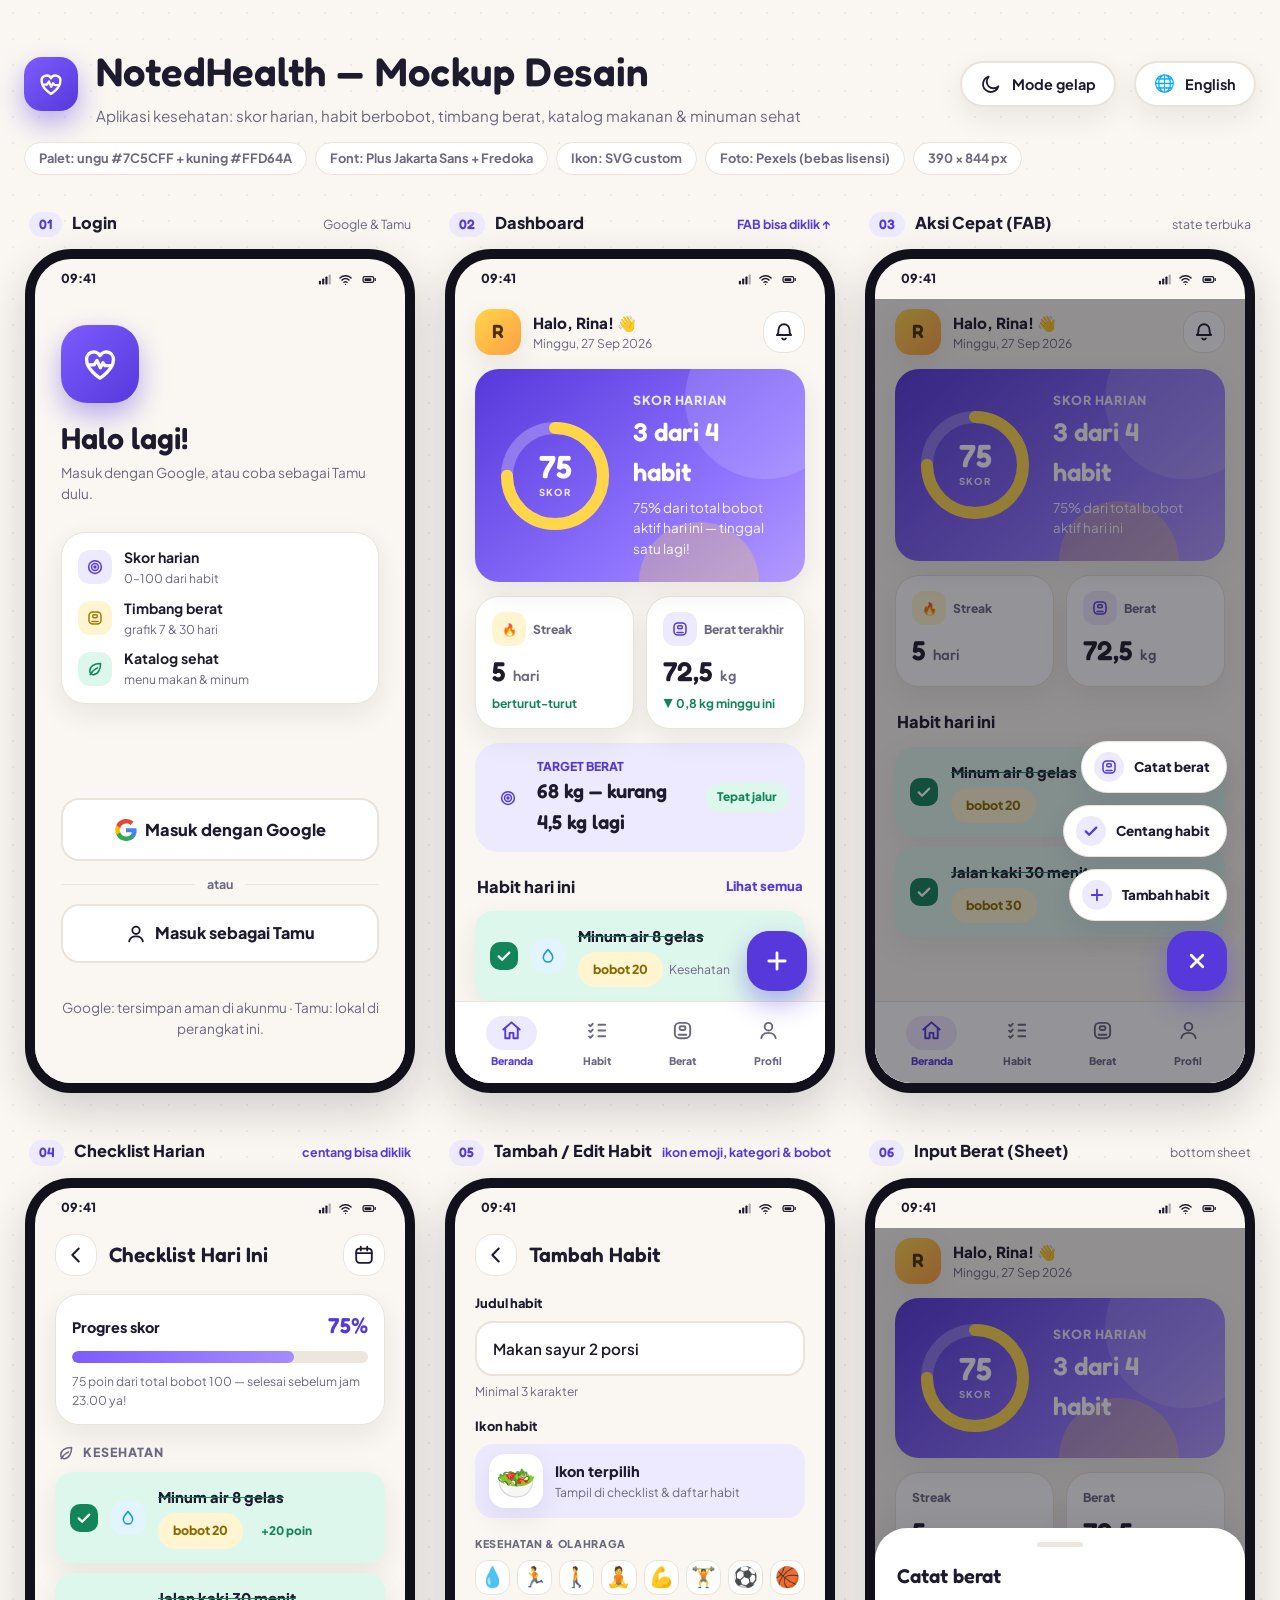
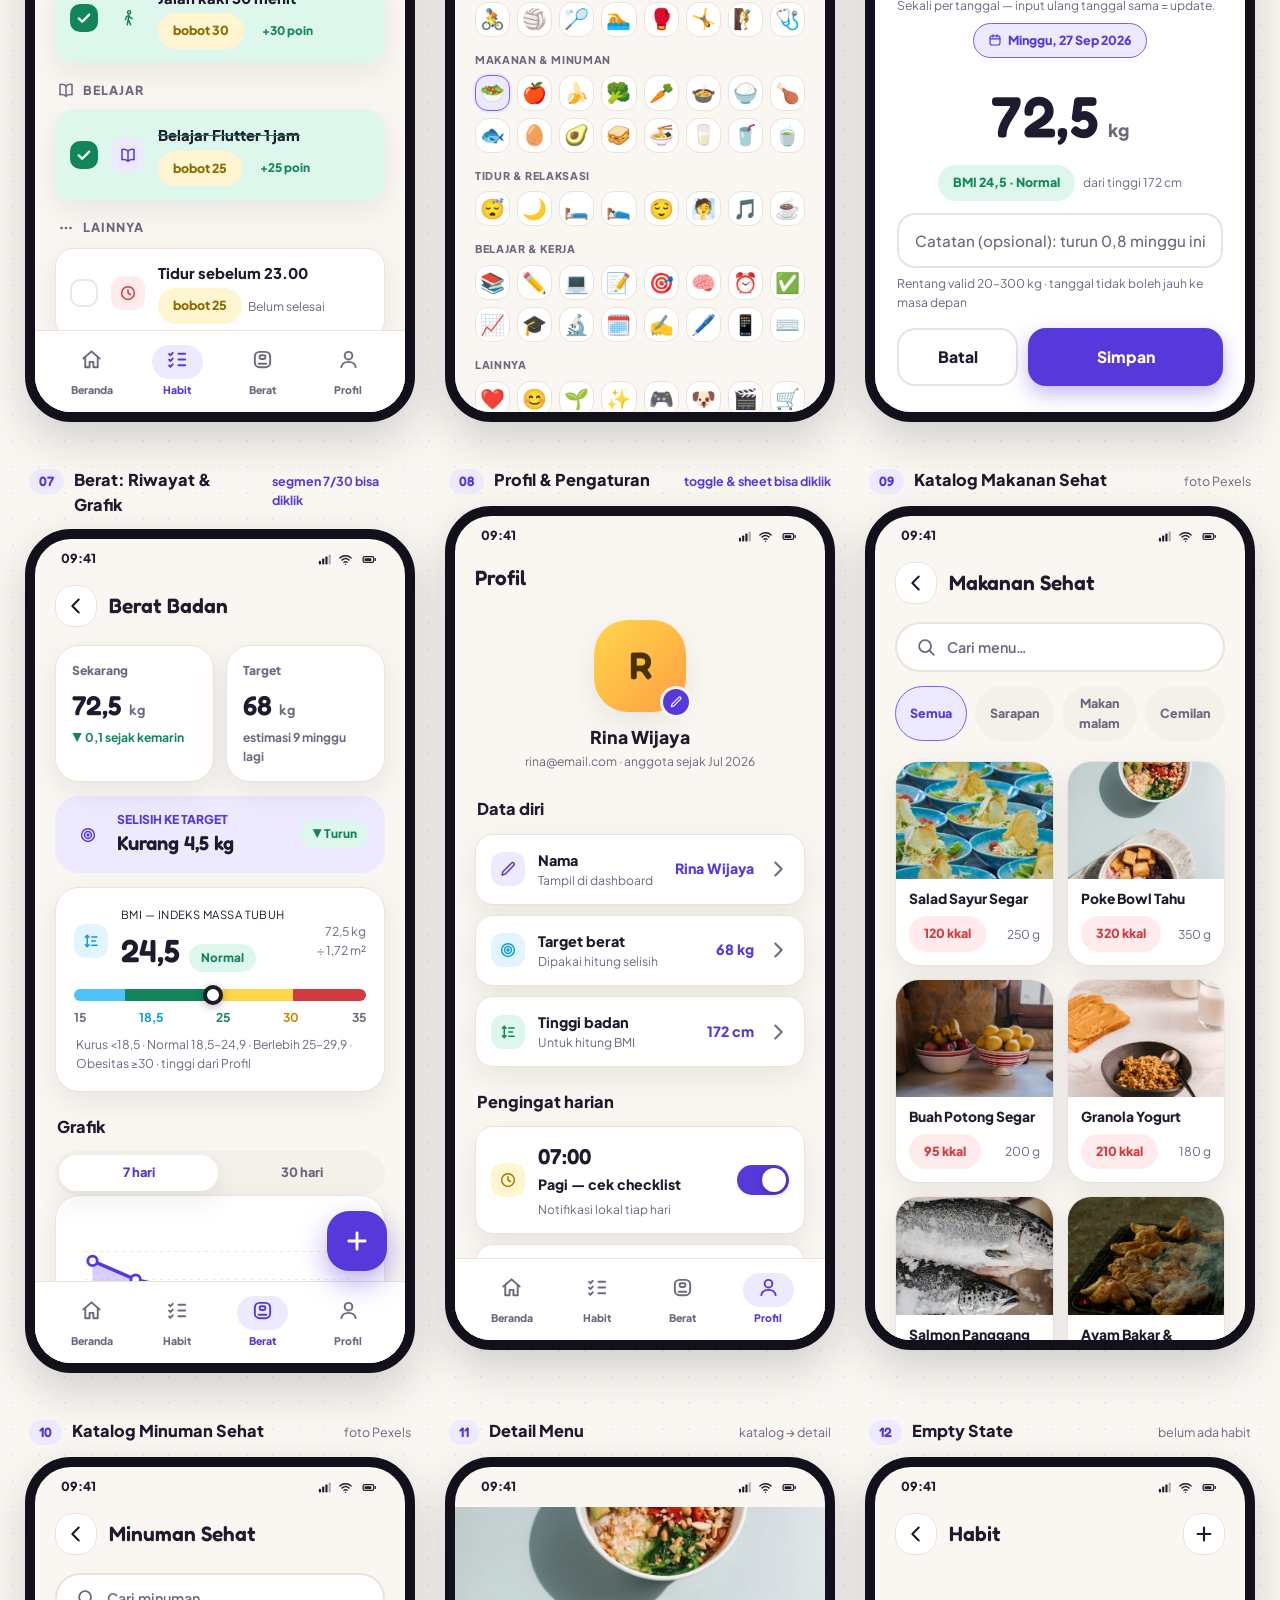
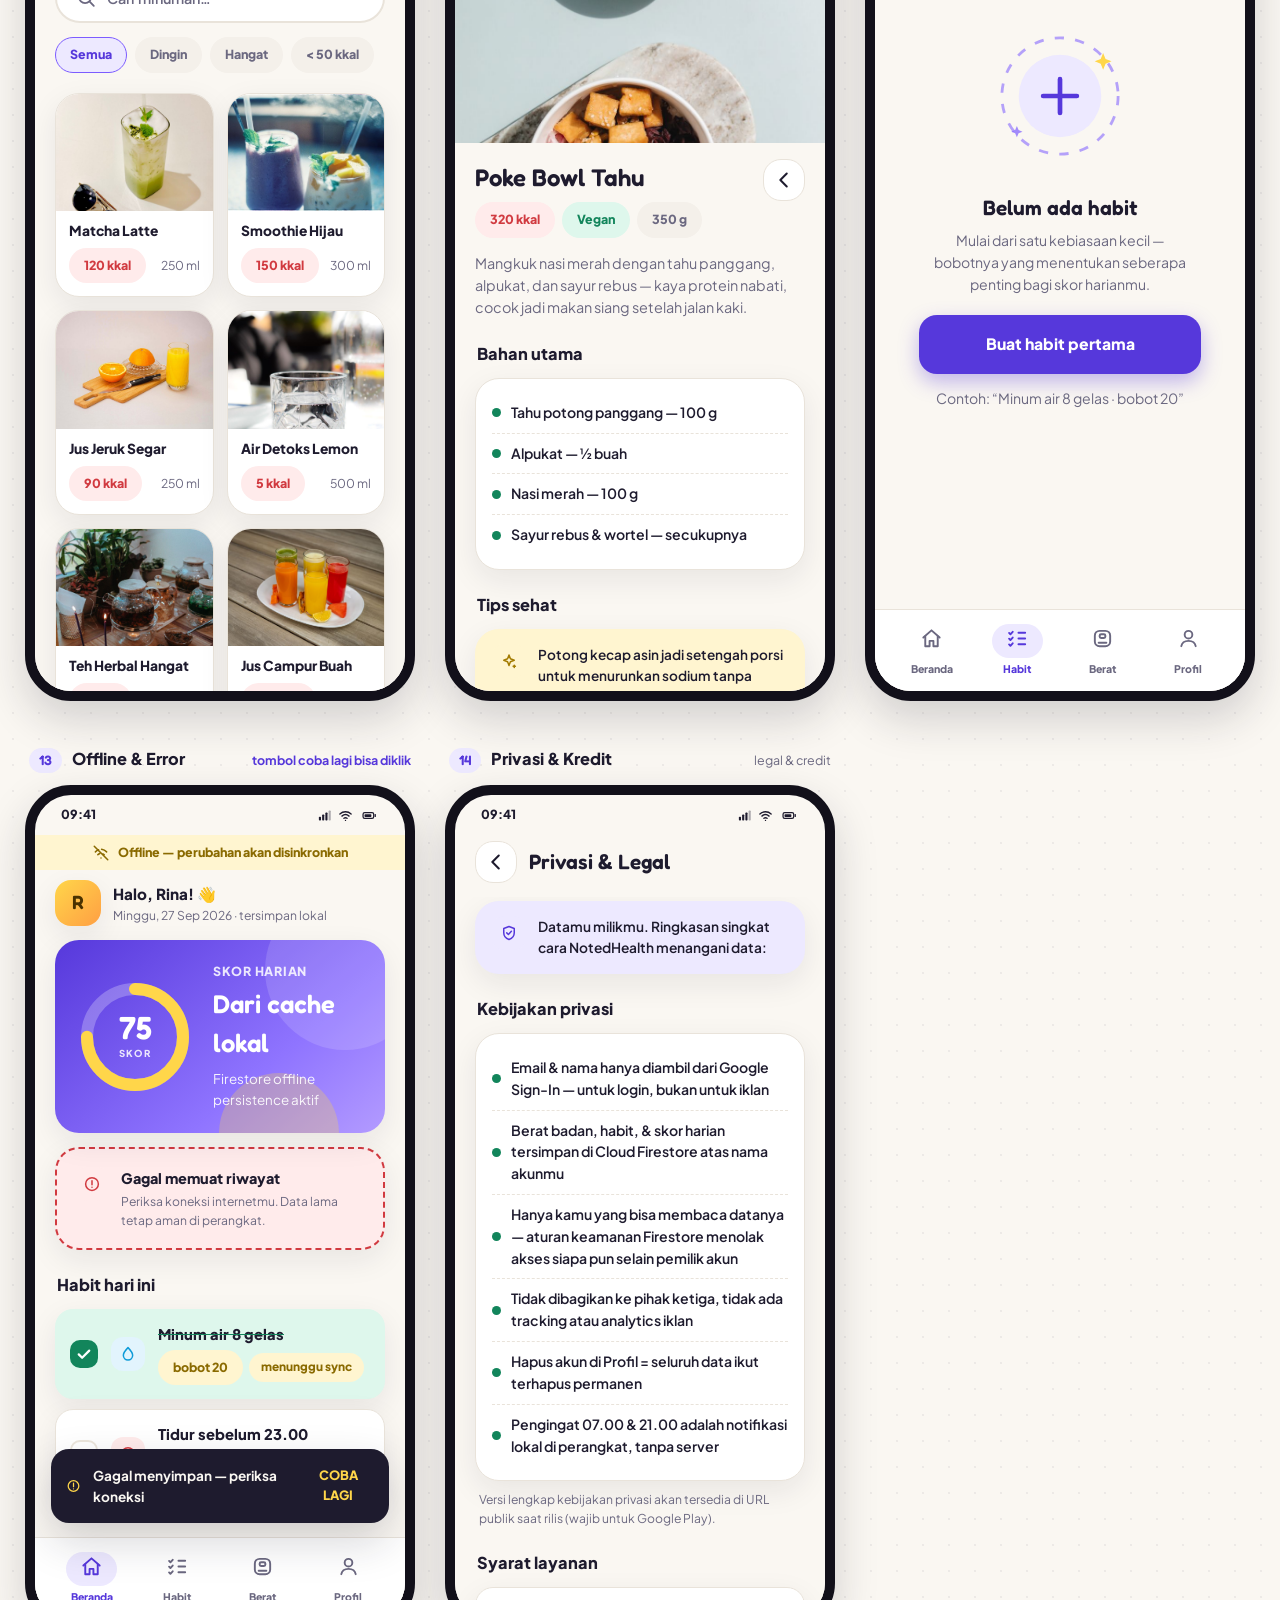
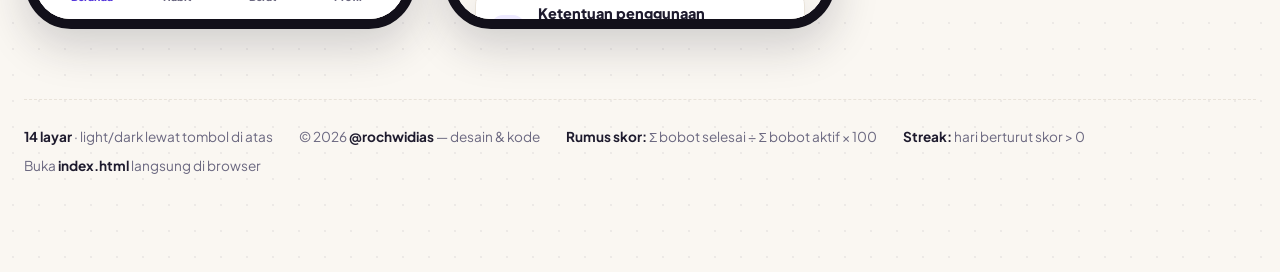
<file: design/index.html>
<!DOCTYPE html>
<html lang="id">
<head>
<meta charset="UTF-8">
<meta name="viewport" content="width=device-width, initial-scale=1">
<title>NotedHealth — Mockup Desain Aplikasi</title>
<link rel="preconnect" href="https://fonts.googleapis.com">
<link rel="preconnect" href="https://fonts.gstatic.com" crossorigin>
<link href="https://fonts.googleapis.com/css2?family=Plus+Jakarta+Sans:wght@500;600;700;800&family=Fredoka:wght@500;600&display=swap" rel="stylesheet">
<link rel="stylesheet" href="styles.css">
</head>
<body>

<!-- ================= SVG SPRITE (ikon custom, bukan emoji) ================= -->
<svg width="0" height="0" style="position:absolute" aria-hidden="true" focusable="false">
  <defs>
    <g id="s" fill="none" stroke="currentColor" stroke-width="2" stroke-linecap="round" stroke-linejoin="round"></g>
    <symbol id="i-logo" viewBox="0 0 24 24" fill="none" stroke="currentColor" stroke-width="2" stroke-linecap="round" stroke-linejoin="round">
      <path d="M12 20.5S4 15.4 4 9.8A4.3 4.3 0 0 1 12 7a4.3 4.3 0 0 1 8 2.8c0 5.6-8 10.7-8 10.7z"/>
      <path d="M5.5 12.5h3l1.7-2.6 2 4.4 1.6-3 1.2 1.7h3.5"/>
    </symbol>
    <symbol id="i-home" viewBox="0 0 24 24" fill="none" stroke="currentColor" stroke-width="2" stroke-linecap="round" stroke-linejoin="round">
      <path d="M3.5 11 12 3.5 20.5 11"/><path d="M5.5 9.8V20h4.5v-5.5h4V20h4.5V9.8"/>
    </symbol>
    <symbol id="i-list" viewBox="0 0 24 24" fill="none" stroke="currentColor" stroke-width="2" stroke-linecap="round" stroke-linejoin="round">
      <path d="M13 6h7M13 12h7M13 18h7"/>
      <path d="M3.2 6.2 4.6 7.6 7 5M3.2 12.2l1.4 1.4L7 11M3.2 18.2l1.4 1.4L7 17"/>
    </symbol>
    <symbol id="i-scale" viewBox="0 0 24 24" fill="none" stroke="currentColor" stroke-width="2" stroke-linecap="round" stroke-linejoin="round">
      <rect x="4" y="4" width="16" height="16" rx="5"/>
      <rect x="9" y="7.5" width="6" height="4" rx="1.5"/>
      <path d="M8 16.5h8"/>
    </symbol>
    <symbol id="i-height" viewBox="0 0 24 24" fill="none" stroke="currentColor" stroke-width="2" stroke-linecap="round" stroke-linejoin="round">
      <path d="M7 4.5v15M4.5 7 7 4.5 9.5 7M4.5 17 7 19.5 9.5 17"/>
      <path d="M13 6.5h7M13 12h5M13 17.5h7"/>
    </symbol>
    <symbol id="i-user" viewBox="0 0 24 24" fill="none" stroke="currentColor" stroke-width="2" stroke-linecap="round" stroke-linejoin="round">
      <circle cx="12" cy="8" r="4"/><path d="M4.5 20c.7-3.6 3.8-5.5 7.5-5.5s6.8 1.9 7.5 5.5"/>
    </symbol>
    <symbol id="i-bell" viewBox="0 0 24 24" fill="none" stroke="currentColor" stroke-width="2" stroke-linecap="round" stroke-linejoin="round">
      <path d="M6 9.5a6 6 0 0 1 12 0c0 4.6 1.8 5.8 1.8 5.8H4.2S6 14.1 6 9.5z"/><path d="M10 19a2.2 2.2 0 0 0 4 0"/>
    </symbol>
    <symbol id="i-plus" viewBox="0 0 24 24" fill="none" stroke="currentColor" stroke-width="2.4" stroke-linecap="round">
      <path d="M12 5v14M5 12h14"/>
    </symbol>
    <symbol id="i-back" viewBox="0 0 24 24" fill="none" stroke="currentColor" stroke-width="2.2" stroke-linecap="round" stroke-linejoin="round">
      <path d="M15 5l-7 7 7 7"/>
    </symbol>
    <symbol id="i-next" viewBox="0 0 24 24" fill="none" stroke="currentColor" stroke-width="2.2" stroke-linecap="round" stroke-linejoin="round">
      <path d="M9 5l7 7-7 7"/>
    </symbol>
    <symbol id="i-mail" viewBox="0 0 24 24" fill="none" stroke="currentColor" stroke-width="2" stroke-linecap="round" stroke-linejoin="round">
      <rect x="3" y="5" width="18" height="14" rx="3.5"/><path d="M4 8l8 5.2L20 8"/>
    </symbol>
    <symbol id="i-lock" viewBox="0 0 24 24" fill="none" stroke="currentColor" stroke-width="2" stroke-linecap="round" stroke-linejoin="round">
      <rect x="5" y="10.5" width="14" height="9.5" rx="3"/><path d="M8.5 10.5V8a3.5 3.5 0 0 1 7 0v2.5"/>
    </symbol>
    <symbol id="i-search" viewBox="0 0 24 24" fill="none" stroke="currentColor" stroke-width="2" stroke-linecap="round">
      <circle cx="11" cy="11" r="6.5"/><path d="M16 16l4.5 4.5"/>
    </symbol>
    <symbol id="i-clock" viewBox="0 0 24 24" fill="none" stroke="currentColor" stroke-width="2" stroke-linecap="round" stroke-linejoin="round">
      <circle cx="12" cy="12" r="8.5"/><path d="M12 7.5V12l3.2 2"/>
    </symbol>
    <symbol id="i-calendar" viewBox="0 0 24 24" fill="none" stroke="currentColor" stroke-width="2" stroke-linecap="round" stroke-linejoin="round">
      <rect x="3.5" y="5" width="17" height="15.5" rx="3.5"/><path d="M3.5 10h17M8.5 3v4M15.5 3v4"/>
    </symbol>
    <symbol id="i-target" viewBox="0 0 24 24" fill="none" stroke="currentColor" stroke-width="2" stroke-linecap="round" stroke-linejoin="round">
      <circle cx="12" cy="12" r="8.5"/><circle cx="12" cy="12" r="4.6"/><circle cx="12" cy="12" r="1.2" fill="currentColor"/>
    </symbol>
    <symbol id="i-pencil" viewBox="0 0 24 24" fill="none" stroke="currentColor" stroke-width="2" stroke-linecap="round" stroke-linejoin="round">
      <path d="M4 20l1.2-4.4L16.8 4a2.1 2.1 0 0 1 3 3L8.4 18.8z"/>
    </symbol>
    <symbol id="i-trash" viewBox="0 0 24 24" fill="none" stroke="currentColor" stroke-width="2" stroke-linecap="round" stroke-linejoin="round">
      <path d="M4 7h16M9.5 7V5.2A1.7 1.7 0 0 1 11.2 3.5h1.6a1.7 1.7 0 0 1 1.7 1.7V7M6.5 7l1 13h9l1-13"/>
    </symbol>
    <symbol id="i-check" viewBox="0 0 24 24" fill="none" stroke="currentColor" stroke-width="3" stroke-linecap="round" stroke-linejoin="round">
      <path d="M5 12.5l4.5 4.5L19 7.5"/>
    </symbol>
    <symbol id="i-wifi-off" viewBox="0 0 24 24" fill="none" stroke="currentColor" stroke-width="2" stroke-linecap="round" stroke-linejoin="round">
      <path d="M3 3l18 18"/><path d="M4.5 10.5a13 13 0 0 1 4.3-2.8M19.5 10.5a13 13 0 0 0-6.7-3.4"/>
      <path d="M7.8 14.2a8 8 0 0 1 2.7-1.6M16.2 14.2a8 8 0 0 0-1.6-1.1"/><path d="M12 18.5h.01"/>
    </symbol>
    <symbol id="i-alert" viewBox="0 0 24 24" fill="none" stroke="currentColor" stroke-width="2" stroke-linecap="round" stroke-linejoin="round">
      <circle cx="12" cy="12" r="8.5"/><path d="M12 7.5V13M12 16.4h.01"/>
    </symbol>
    <symbol id="i-droplet" viewBox="0 0 24 24" fill="none" stroke="currentColor" stroke-width="2" stroke-linecap="round" stroke-linejoin="round">
      <path d="M12 3.5s6.2 6.4 6.2 10.3a6.2 6.2 0 1 1-12.4 0C5.8 9.9 12 3.5 12 3.5z"/>
    </symbol>
    <symbol id="i-walk" viewBox="0 0 24 24" fill="none" stroke="currentColor" stroke-width="2" stroke-linecap="round" stroke-linejoin="round">
      <circle cx="13.5" cy="4.5" r="2.1"/><path d="M13 8.5 10 10.2 8.6 14M13 8.5l1.9 3 2.6 1.2M13 8.5l-.6 5.2L11 21M12.4 13.7 15.5 21"/>
    </symbol>
    <symbol id="i-book" viewBox="0 0 24 24" fill="none" stroke="currentColor" stroke-width="2" stroke-linecap="round" stroke-linejoin="round">
      <path d="M12 6.5C10.2 4.8 7.6 4.2 4 4.5v13.7c3.6-.3 6.2.3 8 2 1.8-1.7 4.4-2.3 8-2V4.5c-3.6-.3-6.2.3-8 2z"/><path d="M12 6.5v13.7"/>
    </symbol>
    <symbol id="i-leaf" viewBox="0 0 24 24" fill="none" stroke="currentColor" stroke-width="2" stroke-linecap="round" stroke-linejoin="round">
      <path d="M19.5 4.5C10 4.5 5 9.2 5 14.8a4.7 4.7 0 0 0 4.7 4.7c5.6 0 9.8-6 9.8-15z"/><path d="M5.5 19.5c2.4-4.4 6-7.3 10-9"/>
    </symbol>
    <symbol id="i-shield" viewBox="0 0 24 24" fill="none" stroke="currentColor" stroke-width="2" stroke-linecap="round" stroke-linejoin="round">
      <path d="M12 3.4l7 2.6v5.5c0 4.6-3 7.7-7 9.1-4-1.4-7-4.5-7-9.1V6z"/>
      <path d="M9 11.8l2.2 2.2 4-4.2"/>
    </symbol>
    <symbol id="i-globe" viewBox="0 0 24 24" fill="none" stroke="currentColor" stroke-width="2" stroke-linecap="round" stroke-linejoin="round">
      <circle cx="12" cy="12" r="9"/>
      <path d="M3 12h18"/>
      <path d="M12 3c2.6 2.5 3.9 5.6 3.9 9s-1.3 6.5-3.9 9c-2.6-2.5-3.9-5.6-3.9-9S9.4 5.5 12 3z"/>
    </symbol>
    <symbol id="i-dots" viewBox="0 0 24 24" fill="currentColor" stroke="none">
      <circle cx="6" cy="12" r="1.8"/><circle cx="12" cy="12" r="1.8"/><circle cx="18" cy="12" r="1.8"/>
    </symbol>
    <symbol id="i-moon" viewBox="0 0 24 24" fill="none" stroke="currentColor" stroke-width="2" stroke-linecap="round" stroke-linejoin="round">
      <path d="M20 14.5A8.5 8.5 0 1 1 9.5 4 7 7 0 0 0 20 14.5z"/>
    </symbol>
    <symbol id="i-down" viewBox="0 0 24 24" fill="none" stroke="currentColor" stroke-width="2.4" stroke-linecap="round" stroke-linejoin="round">
      <path d="M12 5v14M6 13l6 6 6-6"/>
    </symbol>
    <symbol id="i-up" viewBox="0 0 24 24" fill="none" stroke="currentColor" stroke-width="2.4" stroke-linecap="round" stroke-linejoin="round">
      <path d="M12 19V5M6 11l6-6 6 6"/>
    </symbol>
    <symbol id="i-sparkle" viewBox="0 0 24 24" fill="none" stroke="currentColor" stroke-width="2" stroke-linecap="round" stroke-linejoin="round">
      <path d="M12 4l1.9 5.1L19 11l-5.1 1.9L12 18l-1.9-5.1L5 11l5.1-1.9z"/><path d="M19 17.5v3M17.5 19h3"/>
    </symbol>
    <symbol id="i-signal" viewBox="0 0 24 24" fill="currentColor" stroke="none">
      <rect x="3" y="14" width="3.4" height="6" rx="1.2"/><rect x="8.2" y="10.5" width="3.4" height="9.5" rx="1.2"/>
      <rect x="13.4" y="7" width="3.4" height="13" rx="1.2"/><rect x="18.6" y="4" width="3.4" height="16" rx="1.2" opacity=".35"/>
    </symbol>
    <symbol id="i-wifi" viewBox="0 0 24 24" fill="none" stroke="currentColor" stroke-width="2.2" stroke-linecap="round">
      <path d="M3 9.5a13.5 13.5 0 0 1 18 0M6.3 13a8.7 8.7 0 0 1 11.4 0M9.5 16.4a4.2 4.2 0 0 1 5 0M12 19.8h.01"/>
    </symbol>
    <symbol id="i-battery" viewBox="0 0 24 24" fill="none" stroke="currentColor" stroke-width="2" stroke-linecap="round" stroke-linejoin="round">
      <rect x="2.5" y="7.5" width="17" height="9" rx="2.6"/><path d="M22 10.5v3"/><rect x="4.8" y="9.8" width="11" height="4.4" rx="1.2" fill="currentColor" stroke="none"/>
    </symbol>
    <symbol id="i-google" viewBox="0 0 24 24">
      <path fill="#4285F4" d="M23.49 12.27c0-.79-.07-1.54-.19-2.27H12v4.51h6.47a5.6 5.6 0 0 1-2.46 3.68v3.07h3.96c2.31-2.14 3.66-5.29 3.66-9.11z"/>
      <path fill="#34A853" d="M12.24 24c3.24 0 5.96-1.07 7.94-2.91l-3.96-3.07c-1.1.74-2.52 1.18-3.98 1.18-3.07 0-5.67-2.07-6.6-4.86H1.57v3.18A11.99 11.99 0 0 0 12.24 24z"/>
      <path fill="#FBBC05" d="M5.64 14.34a7.2 7.2 0 0 1 0-4.6V6.56H1.57a12 12 0 0 0 0 10.88l4.07-3.1z"/>
      <path fill="#EA4335" d="M12.24 4.74c1.77 0 3.36.61 4.61 1.81l3.44-3.44C18.19 1.19 15.47 0 12.24 0 7.3 0 3.03 2.83 1.57 6.56l4.07 3.18c.93-2.79 3.53-4.76 6.6-4.76z"/>
    </symbol>
  </defs>
</svg>

<div class="stage">

  <!-- ================= HEADER GALERI ================= -->
  <header class="stage-head">
    <span class="brand-mark" aria-hidden="true">
      <svg class="ico-lg" style="color:#fff"><use href="#i-logo"/></svg>
    </span>
    <div>
      <h1>NotedHealth — Mockup Desain</h1>
      <p class="sub">Aplikasi kesehatan: skor harian, habit berbobot, timbang berat, katalog makanan &amp; minuman sehat</p>
    </div>
    <span class="spacer"></span>
    <button class="theme-toggle" id="themeToggle" aria-pressed="false">
      <svg class="ico" aria-hidden="true"><use href="#i-moon"/></svg>
      <span id="themeLabel">Mode gelap</span>
    </button>
    <button class="theme-toggle" id="langToggle" aria-pressed="false">
      <span aria-hidden="true" style="font-size:1.05rem;line-height:1">🌐</span>
      <span id="langLabel">English</span>
    </button>
  </header>

  <div class="legend" aria-label="Catatan desain">
    <span>Palet: ungu #7C5CFF + kuning #FFD64A</span>
    <span>Font: Plus Jakarta Sans + Fredoka</span>
    <span>Ikon: SVG custom</span>
    <span>Foto: Pexels (bebas lisensi)</span>
    <span>390 × 844 px</span>
  </div>

  <main class="gallery">

    <!-- ============ 01 LOGIN ============ -->
    <article class="frame-wrap">
      <p class="frame-label"><span class="num">01</span><span class="name">Login</span><span class="hint">Google &amp; Tamu</span></p>
      <div class="phone">
        <div class="statusbar"><span>09:41</span>
          <span class="glyphs" aria-hidden="true">
            <svg class="ico-sm" style="width:15px;height:15px"><use href="#i-signal"/></svg>
            <svg class="ico-sm" style="width:15px;height:15px"><use href="#i-wifi"/></svg>
            <svg class="ico-sm" style="width:20px;height:15px"><use href="#i-battery"/></svg>
          </span>
        </div>
        <div class="screen">
          <div class="login-wrap">
            <span class="logo-lg" aria-hidden="true">
              <svg style="width:40px;height:40px;color:#fff"><use href="#i-logo"/></svg>
            </span>
            <h2>Halo lagi!</h2>
            <p class="muted" style="margin:0 0 28px">Masuk dengan Google, atau coba sebagai Tamu dulu.</p>

            <div class="login-preview" aria-hidden="true">
              <div class="lp-item">
                <span class="ico-chip violet"><svg class="ico-sm"><use href="#i-target"/></svg></span>
                <div><b>Skor harian</b><span class="tiny">0–100 dari habit</span></div>
              </div>
              <div class="lp-item">
                <span class="ico-chip amber"><svg class="ico-sm"><use href="#i-scale"/></svg></span>
                <div><b>Timbang berat</b><span class="tiny">grafik 7 &amp; 30 hari</span></div>
              </div>
              <div class="lp-item">
                <span class="ico-chip green"><svg class="ico-sm"><use href="#i-leaf"/></svg></span>
                <div><b>Katalog sehat</b><span class="tiny">menu makan &amp; minum</span></div>
              </div>
            </div>

            <button class="btn btn-google" type="button" style="margin-top:auto" aria-label="Masuk dengan Google">
              <svg class="ico" aria-hidden="true"><use href="#i-google"/></svg>
              Masuk dengan Google
            </button>
            <div class="divider" style="margin:14px 0 10px">atau</div>
            <button class="btn btn-ghost" type="button" style="padding:15px 22px;font-size:1rem" aria-label="Masuk sebagai Tamu">
              <svg class="ico" aria-hidden="true"><use href="#i-user"/></svg>
              Masuk sebagai Tamu
            </button>

            <p class="login-foot" style="margin-top:14px">Google: tersimpan aman di akunmu · Tamu: lokal di perangkat ini.</p>
          </div>
        </div>
      </div>
    </article>

    <!-- ============ 02 DASHBOARD ============ -->
    <article class="frame-wrap">
      <p class="frame-label"><span class="num">02</span><span class="name">Dashboard</span><span class="hint tap">FAB bisa diklik ↑</span></p>
      <div class="phone">
        <div class="statusbar"><span>09:41</span>
          <span class="glyphs" aria-hidden="true">
            <svg class="ico-sm" style="width:15px;height:15px"><use href="#i-signal"/></svg>
            <svg class="ico-sm" style="width:15px;height:15px"><use href="#i-wifi"/></svg>
            <svg class="ico-sm" style="width:20px;height:15px"><use href="#i-battery"/></svg>
          </span>
        </div>
        <div class="screen">
          <div class="scroll">
            <div class="appbar" style="padding-left:0;padding-right:0">
              <span class="avatar" style="width:46px;height:46px;border-radius:16px;font-size:1.2rem;margin:0" aria-hidden="true">R</span>
              <div style="flex:1">
                <div style="font-weight:800;font-size:.95rem">Halo, Rina! 👋</div>
                <div class="tiny">Minggu, 27 Sep 2026</div>
              </div>
              <button class="icon-btn" type="button" aria-label="Notifikasi">
                <svg class="ico"><use href="#i-bell"/></svg>
              </button>
            </div>

            <!-- kartu skor -->
            <section class="card score-card" aria-label="Skor harian 75 dari 100">
              <div class="score-row">
                <svg class="ring" viewBox="0 0 116 116" aria-hidden="true">
                  <circle class="track" cx="58" cy="58" r="48"/>
                  <circle class="fill" cx="58" cy="58" r="48"/>
                  <text class="val" x="58" y="60">75</text>
                  <text class="cap" x="58" y="78">SKOR</text>
                </svg>
                <div class="score-meta">
                  <div class="lbl">Skor harian</div>
                  <div class="big">3 dari 4 habit</div>
                  <div class="sm">75% dari total bobot aktif hari ini — tinggal satu lagi!</div>
                </div>
              </div>
            </section>

            <!-- statistik -->
            <div class="stat-grid">
              <div class="stat">
                <div class="cap"><span class="ico-chip amber" aria-hidden="true">🔥</span> Streak</div>
                <div class="big">5 <small>hari</small></div>
                <div class="sub" style="color:var(--success)">berturut-turut</div>
              </div>
              <div class="stat">
                <div class="cap"><span class="ico-chip violet" aria-hidden="true"><svg class="ico-sm"><use href="#i-scale"/></svg></span> Berat terakhir</div>
                <div class="big">72,5 <small>kg</small></div>
                <div class="sub" style="color:var(--success)">▼ 0,8 kg minggu ini</div>
              </div>
            </div>

            <div class="target-strip">
              <span class="ico-chip violet" aria-hidden="true"><svg class="ico-sm"><use href="#i-target"/></svg></span>
              <div style="flex:1">
                <div class="cap">TARGET BERAT</div>
                <div class="val">68 kg — kurang 4,5 kg lagi</div>
              </div>
              <span class="badge down">Tepat jalur</span>
            </div>

            <!-- habit hari ini -->
            <div class="h-sec"><h3>Habit hari ini</h3><span class="link">Lihat semua</span></div>

            <div class="habit done">
              <button class="check" role="checkbox" aria-checked="true" aria-label="Centang Minum air 8 gelas"><svg class="ico-sm"><use href="#i-check"/></svg></button>
              <span class="ico-chip blue" aria-hidden="true"><svg class="ico-sm"><use href="#i-droplet"/></svg></span>
              <div class="body">
                <div class="title">Minum air 8 gelas</div>
                <div class="meta"><span class="chip static weight">bobot 20</span><span class="tiny">Kesehatan</span></div>
              </div>
            </div>
            <div class="habit done">
              <button class="check" role="checkbox" aria-checked="true" aria-label="Centang Jalan kaki 30 menit"><svg class="ico-sm"><use href="#i-check"/></svg></button>
              <span class="ico-chip green" aria-hidden="true"><svg class="ico-sm"><use href="#i-walk"/></svg></span>
              <div class="body">
                <div class="title">Jalan kaki 30 menit</div>
                <div class="meta"><span class="chip static weight">bobot 30</span><span class="tiny">Kesehatan</span></div>
              </div>
            </div>
            <div class="habit done">
              <button class="check" role="checkbox" aria-checked="true" aria-label="Centang Belajar Flutter 1 jam"><svg class="ico-sm"><use href="#i-check"/></svg></button>
              <span class="ico-chip violet" aria-hidden="true"><svg class="ico-sm"><use href="#i-book"/></svg></span>
              <div class="body">
                <div class="title">Belajar Flutter 1 jam</div>
                <div class="meta"><span class="chip static weight">bobot 25</span><span class="tiny">Belajar</span></div>
              </div>
            </div>
            <div class="habit">
              <button class="check" role="checkbox" aria-checked="false" aria-label="Centang Tidur sebelum 23.00"><svg class="ico-sm"><use href="#i-check"/></svg></button>
              <span class="ico-chip red" aria-hidden="true"><svg class="ico-sm"><use href="#i-dots"/></svg></span>
              <div class="body">
                <div class="title">Tidur sebelum 23.00</div>
                <div class="meta"><span class="chip static weight">bobot 25</span><span class="tiny">Lainnya</span></div>
              </div>
            </div>

            <!-- menu sehat -->
            <div class="h-sec"><h3>Menu sehat</h3><span class="link">Katalog</span></div>
            <button class="row-btn" type="button">
              <span class="ico-chip green" aria-hidden="true"><svg class="ico-sm"><use href="#i-leaf"/></svg></span>
              <span class="body"><span class="lbl">Makanan Sehat</span><span class="desc">6 menu + kalori per porsi</span></span>
              <svg class="ico muted"><use href="#i-next"/></svg>
            </button>
            <button class="row-btn" type="button">
              <span class="ico-chip blue" aria-hidden="true"><svg class="ico-sm"><use href="#i-droplet"/></svg></span>
              <span class="body"><span class="lbl">Minuman Sehat</span><span class="desc">6 minuman rendal kalori</span></span>
              <svg class="ico muted"><use href="#i-next"/></svg>
            </button>
          </div>

          <!-- FAB interaktif -->
          <div class="fab-menu" id="fabMenu2" hidden>
            <button class="act" type="button"><span class="dot"><svg class="ico-sm"><use href="#i-scale"/></svg></span> Catat berat</button>
            <button class="act" type="button"><span class="dot"><svg class="ico-sm"><use href="#i-check"/></svg></span> Centang habit</button>
            <button class="act" type="button"><span class="dot"><svg class="ico-sm"><use href="#i-plus"/></svg></span> Tambah habit</button>
          </div>
          <div class="scrim" hidden></div>
          <button class="fab" type="button" data-fab="fabMenu2" aria-expanded="false" aria-label="Aksi cepat">
            <svg class="ico"><use href="#i-plus"/></svg>
          </button>

          <nav class="bottomnav" aria-label="Navigasi utama">
            <button class="nav-item active" type="button"><span class="pillbox"><svg class="ico"><use href="#i-home"/></svg></span>Beranda</button>
            <button class="nav-item" type="button"><span class="pillbox"><svg class="ico"><use href="#i-list"/></svg></span>Habit</button>
            <button class="nav-item" type="button"><span class="pillbox"><svg class="ico"><use href="#i-scale"/></svg></span>Berat</button>
            <button class="nav-item" type="button"><span class="pillbox"><svg class="ico"><use href="#i-user"/></svg></span>Profil</button>
          </nav>
        </div>
      </div>
    </article>

    <!-- ============ 03 FAB MENU TERBUKA ============ -->
    <article class="frame-wrap">
      <p class="frame-label"><span class="num">03</span><span class="name">Aksi Cepat (FAB)</span><span class="hint">state terbuka</span></p>
      <div class="phone">
        <div class="statusbar"><span>09:41</span>
          <span class="glyphs" aria-hidden="true">
            <svg class="ico-sm" style="width:15px;height:15px"><use href="#i-signal"/></svg>
            <svg class="ico-sm" style="width:15px;height:15px"><use href="#i-wifi"/></svg>
            <svg class="ico-sm" style="width:20px;height:15px"><use href="#i-battery"/></svg>
          </span>
        </div>
        <div class="screen">
          <div class="scroll">
            <div class="appbar" style="padding-left:0;padding-right:0">
              <span class="avatar" style="width:46px;height:46px;border-radius:16px;font-size:1.2rem;margin:0" aria-hidden="true">R</span>
              <div style="flex:1">
                <div style="font-weight:800;font-size:.95rem">Halo, Rina! 👋</div>
                <div class="tiny">Minggu, 27 Sep 2026</div>
              </div>
              <button class="icon-btn" type="button" aria-label="Notifikasi"><svg class="ico"><use href="#i-bell"/></svg></button>
            </div>
            <section class="card score-card" aria-label="Skor harian 75">
              <div class="score-row">
                <svg class="ring" viewBox="0 0 116 116" aria-hidden="true">
                  <circle class="track" cx="58" cy="58" r="48"/>
                  <circle class="fill" cx="58" cy="58" r="48"/>
                  <text class="val" x="58" y="60">75</text>
                  <text class="cap" x="58" y="78">SKOR</text>
                </svg>
                <div class="score-meta">
                  <div class="lbl">Skor harian</div>
                  <div class="big">3 dari 4 habit</div>
                  <div class="sm">75% dari total bobot aktif hari ini</div>
                </div>
              </div>
            </section>
            <div class="stat-grid">
              <div class="stat">
                <div class="cap"><span class="ico-chip amber" aria-hidden="true">🔥</span> Streak</div>
                <div class="big">5 <small>hari</small></div>
              </div>
              <div class="stat">
                <div class="cap"><span class="ico-chip violet" aria-hidden="true"><svg class="ico-sm"><use href="#i-scale"/></svg></span> Berat</div>
                <div class="big">72,5 <small>kg</small></div>
              </div>
            </div>
            <div class="h-sec"><h3>Habit hari ini</h3></div>
            <div class="habit done">
              <button class="check" role="checkbox" aria-checked="true" aria-label="Centang Minum air 8 gelas"><svg class="ico-sm"><use href="#i-check"/></svg></button>
              <div class="body"><div class="title">Minum air 8 gelas</div><div class="meta"><span class="chip static weight">bobot 20</span></div></div>
            </div>
            <div class="habit done">
              <button class="check" role="checkbox" aria-checked="true" aria-label="Centang Jalan kaki 30 menit"><svg class="ico-sm"><use href="#i-check"/></svg></button>
              <div class="body"><div class="title">Jalan kaki 30 menit</div><div class="meta"><span class="chip static weight">bobot 30</span></div></div>
            </div>
          </div>

          <!-- state TERBUKA: menu + scrim tampil -->
          <div class="fab-menu" id="fabMenu3">
            <button class="act" type="button"><span class="dot"><svg class="ico-sm"><use href="#i-scale"/></svg></span> Catat berat</button>
            <button class="act" type="button"><span class="dot"><svg class="ico-sm"><use href="#i-check"/></svg></span> Centang habit</button>
            <button class="act" type="button"><span class="dot"><svg class="ico-sm"><use href="#i-plus"/></svg></span> Tambah habit</button>
          </div>
          <div class="scrim"></div>
          <button class="fab" type="button" data-fab="fabMenu3" aria-expanded="true" aria-label="Tutup aksi cepat">
            <svg class="ico"><use href="#i-plus"/></svg>
          </button>

          <nav class="bottomnav" aria-label="Navigasi utama">
            <button class="nav-item active" type="button"><span class="pillbox"><svg class="ico"><use href="#i-home"/></svg></span>Beranda</button>
            <button class="nav-item" type="button"><span class="pillbox"><svg class="ico"><use href="#i-list"/></svg></span>Habit</button>
            <button class="nav-item" type="button"><span class="pillbox"><svg class="ico"><use href="#i-scale"/></svg></span>Berat</button>
            <button class="nav-item" type="button"><span class="pillbox"><svg class="ico"><use href="#i-user"/></svg></span>Profil</button>
          </nav>
        </div>
      </div>
    </article>

    <!-- ============ 04 CHECKLIST HARIAN ============ -->
    <article class="frame-wrap">
      <p class="frame-label"><span class="num">04</span><span class="name">Checklist Harian</span><span class="hint tap">centang bisa diklik</span></p>
      <div class="phone">
        <div class="statusbar"><span>09:41</span>
          <span class="glyphs" aria-hidden="true">
            <svg class="ico-sm" style="width:15px;height:15px"><use href="#i-signal"/></svg>
            <svg class="ico-sm" style="width:15px;height:15px"><use href="#i-wifi"/></svg>
            <svg class="ico-sm" style="width:20px;height:15px"><use href="#i-battery"/></svg>
          </span>
        </div>
        <div class="screen">
          <div class="appbar">
            <button class="icon-btn" type="button" aria-label="Kembali"><svg class="ico"><use href="#i-back"/></svg></button>
            <h2>Checklist Hari Ini</h2>
            <button class="icon-btn" type="button" aria-label="Pilih tanggal"><svg class="ico"><use href="#i-calendar"/></svg></button>
          </div>
          <div class="scroll">
            <section class="card tight" aria-label="Progres 75 persen">
              <div style="display:flex;justify-content:space-between;align-items:baseline;margin-bottom:9px">
                <span style="font-weight:800;font-size:.9rem">Progres skor</span>
                <span class="num" style="font-size:1.35rem;color:var(--primary-ink)">75%</span>
              </div>
              <div class="bar"><i style="width:75%"></i></div>
              <p class="tiny" style="margin:9px 0 0">75 poin dari total bobot 100 — selesai sebelum jam 23.00 ya!</p>
            </section>

            <div class="cat-label"><svg class="ico-sm"><use href="#i-leaf"/></svg> Kesehatan</div>
            <div class="habit done">
              <button class="check" role="checkbox" aria-checked="true" aria-label="Centang Minum air 8 gelas"><svg class="ico-sm"><use href="#i-check"/></svg></button>
              <span class="ico-chip blue" aria-hidden="true"><svg class="ico-sm"><use href="#i-droplet"/></svg></span>
              <div class="body">
                <div class="title">Minum air 8 gelas</div>
                <div class="meta"><span class="chip static weight">bobot 20</span><span class="badge ok">+20 poin</span></div>
              </div>
            </div>
            <div class="habit done">
              <button class="check" role="checkbox" aria-checked="true" aria-label="Centang Jalan kaki 30 menit"><svg class="ico-sm"><use href="#i-check"/></svg></button>
              <span class="ico-chip green" aria-hidden="true"><svg class="ico-sm"><use href="#i-walk"/></svg></span>
              <div class="body">
                <div class="title">Jalan kaki 30 menit</div>
                <div class="meta"><span class="chip static weight">bobot 30</span><span class="badge ok">+30 poin</span></div>
              </div>
            </div>

            <div class="cat-label"><svg class="ico-sm"><use href="#i-book"/></svg> Belajar</div>
            <div class="habit done">
              <button class="check" role="checkbox" aria-checked="true" aria-label="Centang Belajar Flutter 1 jam"><svg class="ico-sm"><use href="#i-check"/></svg></button>
              <span class="ico-chip violet" aria-hidden="true"><svg class="ico-sm"><use href="#i-book"/></svg></span>
              <div class="body">
                <div class="title">Belajar Flutter 1 jam</div>
                <div class="meta"><span class="chip static weight">bobot 25</span><span class="badge ok">+25 poin</span></div>
              </div>
            </div>

            <div class="cat-label"><svg class="ico-sm"><use href="#i-dots"/></svg> Lainnya</div>
            <div class="habit">
              <button class="check" role="checkbox" aria-checked="false" aria-label="Centang Tidur sebelum 23.00"><svg class="ico-sm"><use href="#i-check"/></svg></button>
              <span class="ico-chip red" aria-hidden="true"><svg class="ico-sm"><use href="#i-clock"/></svg></span>
              <div class="body">
                <div class="title">Tidur sebelum 23.00</div>
                <div class="meta"><span class="chip static weight">bobot 25</span><span class="tiny">Belum selesai</span></div>
              </div>
            </div>
            <p class="tiny" style="text-align:center;margin:18px 0 4px">Streak harianmu aman selama skor &gt; 0</p>
          </div>

          <nav class="bottomnav" aria-label="Navigasi utama">
            <button class="nav-item" type="button"><span class="pillbox"><svg class="ico"><use href="#i-home"/></svg></span>Beranda</button>
            <button class="nav-item active" type="button"><span class="pillbox"><svg class="ico"><use href="#i-list"/></svg></span>Habit</button>
            <button class="nav-item" type="button"><span class="pillbox"><svg class="ico"><use href="#i-scale"/></svg></span>Berat</button>
            <button class="nav-item" type="button"><span class="pillbox"><svg class="ico"><use href="#i-user"/></svg></span>Profil</button>
          </nav>
        </div>
      </div>
    </article>

    <!-- ============ 05 FORM HABIT ============ -->
    <article class="frame-wrap">
      <p class="frame-label"><span class="num">05</span><span class="name">Tambah / Edit Habit</span><span class="hint tap">ikon emoji, kategori &amp; bobot</span></p>
      <div class="phone">
        <div class="statusbar"><span>09:41</span>
          <span class="glyphs" aria-hidden="true">
            <svg class="ico-sm" style="width:15px;height:15px"><use href="#i-signal"/></svg>
            <svg class="ico-sm" style="width:15px;height:15px"><use href="#i-wifi"/></svg>
            <svg class="ico-sm" style="width:20px;height:15px"><use href="#i-battery"/></svg>
          </span>
        </div>
        <div class="screen">
          <div class="appbar">
            <button class="icon-btn" type="button" aria-label="Kembali"><svg class="ico"><use href="#i-back"/></svg></button>
            <h2>Tambah Habit</h2>
          </div>
          <div class="scroll">
            <div class="field">
              <label for="h-title">Judul habit</label>
              <input class="input" id="h-title" type="text" value="Makan sayur 2 porsi" minlength="3">
              <p class="hint">Minimal 3 karakter</p>
            </div>

            <div class="field">
              <label id="lbl-ikon">Ikon habit</label>
              <div class="emoji-hero">
                <span class="emoji-big" aria-hidden="true">🥗</span>
                <div>
                  <div style="font-weight:800;font-size:.9rem">Ikon terpilih</div>
                  <div class="tiny">Tampil di checklist &amp; daftar habit</div>
                </div>
              </div>
              <div class="emoji-grid" data-single role="group" aria-labelledby="lbl-ikon">
                <div class="emoji-cat">Kesehatan &amp; olahraga</div>
                <button class="emoji" type="button" aria-pressed="false">💧</button>
                <button class="emoji" type="button" aria-pressed="false">🏃</button>
                <button class="emoji" type="button" aria-pressed="false">🚶</button>
                <button class="emoji" type="button" aria-pressed="false">🧘</button>
                <button class="emoji" type="button" aria-pressed="false">💪</button>
                <button class="emoji" type="button" aria-pressed="false">🏋️</button>
                <button class="emoji" type="button" aria-pressed="false">⚽</button>
                <button class="emoji" type="button" aria-pressed="false">🏀</button>
                <button class="emoji" type="button" aria-pressed="false">🚴</button>
                <button class="emoji" type="button" aria-pressed="false">🏐</button>
                <button class="emoji" type="button" aria-pressed="false">🏸</button>
                <button class="emoji" type="button" aria-pressed="false">🏊</button>
                <button class="emoji" type="button" aria-pressed="false">🥊</button>
                <button class="emoji" type="button" aria-pressed="false">🤸</button>
                <button class="emoji" type="button" aria-pressed="false">🧗</button>
                <button class="emoji" type="button" aria-pressed="false">🩺</button>

                <div class="emoji-cat">Makanan &amp; minuman</div>
                <button class="emoji on" type="button" aria-pressed="true">🥗</button>
                <button class="emoji" type="button" aria-pressed="false">🍎</button>
                <button class="emoji" type="button" aria-pressed="false">🍌</button>
                <button class="emoji" type="button" aria-pressed="false">🥦</button>
                <button class="emoji" type="button" aria-pressed="false">🥕</button>
                <button class="emoji" type="button" aria-pressed="false">🍲</button>
                <button class="emoji" type="button" aria-pressed="false">🍚</button>
                <button class="emoji" type="button" aria-pressed="false">🍗</button>
                <button class="emoji" type="button" aria-pressed="false">🐟</button>
                <button class="emoji" type="button" aria-pressed="false">🥚</button>
                <button class="emoji" type="button" aria-pressed="false">🥑</button>
                <button class="emoji" type="button" aria-pressed="false">🥪</button>
                <button class="emoji" type="button" aria-pressed="false">🍜</button>
                <button class="emoji" type="button" aria-pressed="false">🥛</button>
                <button class="emoji" type="button" aria-pressed="false">🥤</button>
                <button class="emoji" type="button" aria-pressed="false">🍵</button>

                <div class="emoji-cat">Tidur &amp; relaksasi</div>
                <button class="emoji" type="button" aria-pressed="false">😴</button>
                <button class="emoji" type="button" aria-pressed="false">🌙</button>
                <button class="emoji" type="button" aria-pressed="false">🛏️</button>
                <button class="emoji" type="button" aria-pressed="false">🛌</button>
                <button class="emoji" type="button" aria-pressed="false">😌</button>
                <button class="emoji" type="button" aria-pressed="false">🧖</button>
                <button class="emoji" type="button" aria-pressed="false">🎵</button>
                <button class="emoji" type="button" aria-pressed="false">☕</button>

                <div class="emoji-cat">Belajar &amp; kerja</div>
                <button class="emoji" type="button" aria-pressed="false">📚</button>
                <button class="emoji" type="button" aria-pressed="false">✏️</button>
                <button class="emoji" type="button" aria-pressed="false">💻</button>
                <button class="emoji" type="button" aria-pressed="false">📝</button>
                <button class="emoji" type="button" aria-pressed="false">🎯</button>
                <button class="emoji" type="button" aria-pressed="false">🧠</button>
                <button class="emoji" type="button" aria-pressed="false">⏰</button>
                <button class="emoji" type="button" aria-pressed="false">✅</button>
                <button class="emoji" type="button" aria-pressed="false">📈</button>
                <button class="emoji" type="button" aria-pressed="false">🎓</button>
                <button class="emoji" type="button" aria-pressed="false">🔬</button>
                <button class="emoji" type="button" aria-pressed="false">🗓️</button>
                <button class="emoji" type="button" aria-pressed="false">✍️</button>
                <button class="emoji" type="button" aria-pressed="false">🖊️</button>
                <button class="emoji" type="button" aria-pressed="false">📱</button>
                <button class="emoji" type="button" aria-pressed="false">⌨️</button>

                <div class="emoji-cat">Lainnya</div>
                <button class="emoji" type="button" aria-pressed="false">❤️</button>
                <button class="emoji" type="button" aria-pressed="false">😊</button>
                <button class="emoji" type="button" aria-pressed="false">🌱</button>
                <button class="emoji" type="button" aria-pressed="false">✨</button>
                <button class="emoji" type="button" aria-pressed="false">🎮</button>
                <button class="emoji" type="button" aria-pressed="false">🐶</button>
                <button class="emoji" type="button" aria-pressed="false">🎬</button>
                <button class="emoji" type="button" aria-pressed="false">🛒</button>
              </div>
              <p class="hint">64 emoji tersedia — ketuk untuk memilih, tampil sebagai ikon habit.</p>
            </div>

            <div class="field">
              <label id="lbl-kat">Kategori</label>
              <div class="chips-row" data-single role="group" aria-labelledby="lbl-kat">
                <button class="chip on" type="button" aria-pressed="true"><svg class="ico-sm" style="width:14px;height:14px"><use href="#i-leaf"/></svg> Kesehatan</button>
                <button class="chip" type="button" aria-pressed="false"><svg class="ico-sm" style="width:14px;height:14px"><use href="#i-book"/></svg> Belajar</button>
                <button class="chip" type="button" aria-pressed="false"><svg class="ico-sm" style="width:14px;height:14px"><use href="#i-dots"/></svg> Lainnya</button>
              </div>
            </div>

            <div class="field">
              <label for="h-weight">Bobot (1–100)</label>
              <div class="card tight" style="display:flex;align-items:center;gap:16px;margin-bottom:6px">
                <span class="num" style="font-size:2.6rem;color:var(--primary-ink)" id="wval">40</span>
                <input class="range" id="h-weight" type="range" min="1" max="100" value="40" style="flex:1">
              </div>
              <p class="hint">Bobot relatif — total semua habit tidak harus 100. Skor = bobot selesai ÷ bobot aktif.</p>
            </div>

            <div class="row-btn" style="cursor:default">
              <span class="ico-chip green" aria-hidden="true"><svg class="ico-sm"><use href="#i-check"/></svg></span>
              <span class="body">
                <span class="lbl">Habit aktif</span>
                <span class="desc">Muncul di checklist harian &amp; dihitung ke skor</span>
              </span>
              <button class="switch" role="switch" aria-checked="true" aria-label="Habit aktif"></button>
            </div>

            <div style="display:flex;flex-direction:column;gap:10px;margin-top:20px">
              <button class="btn btn-primary" type="button">Simpan habit</button>
              <button class="btn btn-ghost" type="button">Batal</button>
            </div>
            <button class="btn btn-danger" type="button" style="margin-top:14px">
              <svg class="ico-sm"><use href="#i-trash"/></svg> Hapus habit
            </button>
          </div>
        </div>
      </div>
    </article>

    <!-- ============ 06 SHEET INPUT BERAT ============ -->
    <article class="frame-wrap">
      <p class="frame-label"><span class="num">06</span><span class="name">Input Berat (Sheet)</span><span class="hint">bottom sheet</span></p>
      <div class="phone">
        <div class="statusbar"><span>09:41</span>
          <span class="glyphs" aria-hidden="true">
            <svg class="ico-sm" style="width:15px;height:15px"><use href="#i-signal"/></svg>
            <svg class="ico-sm" style="width:15px;height:15px"><use href="#i-wifi"/></svg>
            <svg class="ico-sm" style="width:20px;height:15px"><use href="#i-battery"/></svg>
          </span>
        </div>
        <div class="screen">
          <div class="scroll" aria-hidden="true">
            <div class="appbar" style="padding-left:0;padding-right:0">
              <span class="avatar" style="width:46px;height:46px;border-radius:16px;font-size:1.2rem;margin:0">R</span>
              <div style="flex:1"><div style="font-weight:800;font-size:.95rem">Halo, Rina! 👋</div><div class="tiny">Minggu, 27 Sep 2026</div></div>
            </div>
            <section class="card score-card">
              <div class="score-row">
                <svg class="ring" viewBox="0 0 116 116">
                  <circle class="track" cx="58" cy="58" r="48"/><circle class="fill" cx="58" cy="58" r="48"/>
                  <text class="val" x="58" y="60">75</text><text class="cap" x="58" y="78">SKOR</text>
                </svg>
                <div class="score-meta"><div class="lbl">Skor harian</div><div class="big">3 dari 4 habit</div></div>
              </div>
            </section>
            <div class="stat-grid">
              <div class="stat"><div class="cap">Streak</div><div class="big">5 <small>hari</small></div></div>
              <div class="stat"><div class="cap">Berat</div><div class="big">72,5 <small>kg</small></div></div>
            </div>
          </div>

          <div class="scrim"></div>

          <div class="sheet" id="sheetBerat" role="dialog" aria-label="Catat berat badan">
            <div class="grab" aria-hidden="true"></div>
            <h3>Catat berat</h3>
            <p class="tiny" style="margin:0 0 8px">Sekali per tanggal — input ulang tanggal sama = update.</p>

            <button class="chip static on" type="button" style="margin:0 auto 4px;display:flex">
              <svg class="ico-sm" style="width:14px;height:14px"><use href="#i-calendar"/></svg> Minggu, 27 Sep 2026
            </button>

            <div class="big-input">
              <span class="val">72,5</span><span class="unit">kg</span>
            </div>

            <div style="display:flex;justify-content:center;align-items:center;gap:8px;margin:0 0 12px">
              <span class="chip static ok">BMI 24,5 · Normal</span>
              <span class="tiny">dari tinggi 172 cm</span>
            </div>

            <div class="field" style="margin-top:6px">
              <label class="visually-hidden" for="w-note" style="position:absolute;left:-9999px">Catatan</label>
              <input class="input" id="w-note" type="text" placeholder="Catatan (opsional): turun 0,8 minggu ini">
              <p class="hint">Rentang valid 20–300 kg · tanggal tidak boleh jauh ke masa depan</p>
            </div>

            <div style="display:flex;gap:10px">
              <button class="btn btn-ghost" type="button" style="flex:1" data-sheet-close="sheetBerat">Batal</button>
              <button class="btn btn-primary" type="button" style="flex:2">Simpan</button>
            </div>
          </div>
        </div>
      </div>
    </article>

    <!-- ============ 07 RIWAYAT + GRAFIK ============ -->
    <article class="frame-wrap">
      <p class="frame-label"><span class="num">07</span><span class="name">Berat: Riwayat &amp; Grafik</span><span class="hint tap">segmen 7/30 bisa diklik</span></p>
      <div class="phone">
        <div class="statusbar"><span>09:41</span>
          <span class="glyphs" aria-hidden="true">
            <svg class="ico-sm" style="width:15px;height:15px"><use href="#i-signal"/></svg>
            <svg class="ico-sm" style="width:15px;height:15px"><use href="#i-wifi"/></svg>
            <svg class="ico-sm" style="width:20px;height:15px"><use href="#i-battery"/></svg>
          </span>
        </div>
        <div class="screen">
          <div class="appbar">
            <button class="icon-btn" type="button" aria-label="Kembali"><svg class="ico"><use href="#i-back"/></svg></button>
            <h2>Berat Badan</h2>
          </div>
          <div class="scroll">
            <div class="stat-grid" style="margin-top:0">
              <div class="stat">
                <div class="cap">Sekarang</div>
                <div class="big">72,5 <small>kg</small></div>
                <div class="sub" style="color:var(--success)">▼ 0,1 sejak kemarin</div>
              </div>
              <div class="stat">
                <div class="cap">Target</div>
                <div class="big">68 <small>kg</small></div>
                <div class="sub muted">estimasi 9 minggu lagi</div>
              </div>
            </div>

            <div class="target-strip">
              <span class="ico-chip violet" aria-hidden="true"><svg class="ico-sm"><use href="#i-target"/></svg></span>
              <div style="flex:1">
                <div class="cap">SELISIH KE TARGET</div>
                <div class="val">Kurang 4,5 kg</div>
              </div>
              <span class="badge down">▼ Turun</span>
            </div>

            <section class="card" style="margin-top:14px" aria-label="BMI 24,5 masuk kategori normal">
              <div style="display:flex;align-items:center;gap:13px">
                <span class="ico-chip blue" aria-hidden="true"><svg class="ico-sm"><use href="#i-height"/></svg></span>
                <div style="flex:1">
                  <div class="cap" style="font-size:.7rem;letter-spacing:.04em;white-space:nowrap">BMI — INDEKS MASSA TUBUH</div>
                  <div style="display:flex;align-items:baseline;gap:9px;margin-top:2px">
                    <span class="num" style="font-size:2rem">24,5</span>
                    <span class="badge ok">Normal</span>
                  </div>
                </div>
                <span class="tiny" style="text-align:right">72,5 kg<br>÷ 1,72 m²</span>
              </div>
              <div class="bmi-scale" role="img" aria-label="Skala BMI: posisi 24,5 di zona normal">
                <div class="bmi-bar"><span class="bmi-marker" style="left:47.5%"></span></div>
                <div class="bmi-legend tiny" aria-hidden="true">
                  <span>15</span><span style="color:#0e9bd8">18,5</span><span style="color:var(--success)">25</span><span style="color:#c98a00">30</span><span>35</span>
                </div>
              </div>
              <p class="tiny" style="margin:8px 2px 0">Kurus &lt;18,5 · Normal 18,5–24,9 · Berlebih 25–29,9 · Obesitas ≥30 · tinggi dari Profil</p>
            </section>

            <div class="h-sec"><h3>Grafik</h3></div>
            <div class="seg" role="group" aria-label="Rentang waktu grafik">
              <button type="button" aria-pressed="true">7 hari</button>
              <button type="button" aria-pressed="false">30 hari</button>
            </div>

            <section class="card chart-card" aria-label="Grafik berat 7 hari terakhir, tren turun dari 73,3 ke 72,5 kg">
              <svg viewBox="0 0 320 170" role="img">
                <defs>
                  <linearGradient id="areaGrad" x1="0" y1="0" x2="0" y2="1">
                    <stop offset="0%" stop-color="#7c5cff"/>
                    <stop offset="100%" stop-color="#7c5cff" stop-opacity="0"/>
                  </linearGradient>
                </defs>
                <g class="chart-grid">
                  <line x1="16" y1="40" x2="304" y2="40"/>
                  <line x1="16" y1="70" x2="304" y2="70"/>
                  <line x1="16" y1="100" x2="304" y2="100"/>
                  <line x1="16" y1="130" x2="304" y2="130"/>
                </g>
                <polygon class="chart-area" points="24,50 70,70 116,80 162,100 208,90 254,120 296,130 296,150 24,150"/>
                <polyline class="chart-line" points="24,50 70,70 116,80 162,100 208,90 254,120 296,130"/>
                <g>
                  <circle class="chart-dot" cx="24" cy="50" r="5"/>
                  <circle class="chart-dot" cx="70" cy="70" r="5"/>
                  <circle class="chart-dot" cx="116" cy="80" r="5"/>
                  <circle class="chart-dot" cx="162" cy="100" r="5"/>
                  <circle class="chart-dot" cx="208" cy="90" r="5"/>
                  <circle class="chart-dot" cx="254" cy="120" r="5"/>
                  <circle class="chart-dot hi" cx="296" cy="130" r="6"/>
                </g>
                <g class="chart-label" text-anchor="middle">
                  <text x="24" y="166">21</text><text x="70" y="166">22</text><text x="116" y="166">23</text>
                  <text x="162" y="166">24</text><text x="208" y="166">25</text><text x="254" y="166">26</text>
                  <text x="296" y="166">27</text>
                </g>
              </svg>
              <p class="tiny" style="margin:2px 4px 8px">Satuan kg · puncak 73,3 (21 Sep) → 72,5 (hari ini)</p>
            </section>

            <div class="h-sec"><h3>Riwayat</h3><span class="link">Semua</span></div>
            <section class="card tight">
              <div class="hist"><span class="date">27 Sep 2026</span><span style="color:var(--success);font-weight:800;font-size:.8rem">▼ 0,1</span><span class="kg">72,5</span></div>
              <div class="hist"><span class="date">26 Sep 2026</span><span style="color:var(--success);font-weight:800;font-size:.8rem">▼ 0,3</span><span class="kg">72,6</span></div>
              <div class="hist"><span class="date">25 Sep 2026</span><span style="color:var(--danger);font-weight:800;font-size:.8rem">▲ 0,1</span><span class="kg">72,9</span></div>
              <div class="hist"><span class="date">24 Sep 2026</span><span style="color:var(--success);font-weight:800;font-size:.8rem">▼ 0,2</span><span class="kg">72,8</span></div>
              <div class="hist"><span class="date">23 Sep 2026</span><span style="color:var(--success);font-weight:800;font-size:.8rem">▼ 0,1</span><span class="kg">73,0</span></div>
            </section>
          </div>

          <button class="fab" type="button" aria-label="Catat berat baru">
            <svg class="ico"><use href="#i-plus"/></svg>
          </button>

          <nav class="bottomnav" aria-label="Navigasi utama">
            <button class="nav-item" type="button"><span class="pillbox"><svg class="ico"><use href="#i-home"/></svg></span>Beranda</button>
            <button class="nav-item" type="button"><span class="pillbox"><svg class="ico"><use href="#i-list"/></svg></span>Habit</button>
            <button class="nav-item active" type="button"><span class="pillbox"><svg class="ico"><use href="#i-scale"/></svg></span>Berat</button>
            <button class="nav-item" type="button"><span class="pillbox"><svg class="ico"><use href="#i-user"/></svg></span>Profil</button>
          </nav>
        </div>
      </div>
    </article>

    <!-- ============ 08 PROFIL & SETTING ============ -->
    <article class="frame-wrap">
      <p class="frame-label"><span class="num">08</span><span class="name">Profil &amp; Pengaturan</span><span class="hint tap">toggle &amp; sheet bisa diklik</span></p>
      <div class="phone">
        <div class="statusbar"><span>09:41</span>
          <span class="glyphs" aria-hidden="true">
            <svg class="ico-sm" style="width:15px;height:15px"><use href="#i-signal"/></svg>
            <svg class="ico-sm" style="width:15px;height:15px"><use href="#i-wifi"/></svg>
            <svg class="ico-sm" style="width:20px;height:15px"><use href="#i-battery"/></svg>
          </span>
        </div>
        <div class="screen">
          <div class="appbar"><h2>Profil</h2></div>
          <div class="scroll">
            <div class="profile-hero">
              <span class="avatar" aria-hidden="true">R
                <span class="edit"><svg class="ico-sm" style="width:14px;height:14px"><use href="#i-pencil"/></svg></span>
              </span>
              <div style="font-weight:800;font-size:1.1rem">Rina Wijaya</div>
              <div class="tiny">rina@email.com · anggota sejak Jul 2026</div>
            </div>

            <div class="h-sec"><h3>Data diri</h3></div>
            <button class="row-btn" type="button">
              <span class="ico-chip violet" aria-hidden="true"><svg class="ico-sm"><use href="#i-pencil"/></svg></span>
              <span class="body"><span class="lbl">Nama</span><span class="desc">Tampil di dashboard</span></span>
              <span class="val">Rina Wijaya</span>
              <svg class="ico muted"><use href="#i-next"/></svg>
            </button>
            <button class="row-btn" type="button">
              <span class="ico-chip blue" aria-hidden="true"><svg class="ico-sm"><use href="#i-target"/></svg></span>
              <span class="body"><span class="lbl">Target berat</span><span class="desc">Dipakai hitung selisih</span></span>
              <span class="val">68 kg</span>
              <svg class="ico muted"><use href="#i-next"/></svg>
            </button>
            <button class="row-btn" type="button" data-sheet-open="sheetTinggi">
              <span class="ico-chip green" aria-hidden="true"><svg class="ico-sm"><use href="#i-height"/></svg></span>
              <span class="body"><span class="lbl">Tinggi badan</span><span class="desc">Untuk hitung BMI</span></span>
              <span class="val">172 cm</span>
              <svg class="ico muted"><use href="#i-next"/></svg>
            </button>

            <div class="h-sec"><h3>Pengingat harian</h3></div>
            <div class="time-card">
              <span class="ico-chip amber" aria-hidden="true"><svg class="ico-sm"><use href="#i-clock"/></svg></span>
              <span class="body">
                <span class="hh">07:00</span>
                <span class="lbl" style="display:block">Pagi — cek checklist</span>
                <span class="desc">Notifikasi lokal tiap hari</span>
              </span>
              <button class="switch" role="switch" aria-checked="true" aria-label="Pengingat pagi jam 07:00"></button>
            </div>
            <div class="time-card">
              <span class="ico-chip violet" aria-hidden="true"><svg class="ico-sm"><use href="#i-moon"/></svg></span>
              <span class="body">
                <span class="hh">21:00</span>
                <span class="lbl" style="display:block">Malam — catat berat &amp; skor</span>
                <span class="desc">Notifikasi lokal tiap hari</span>
              </span>
              <button class="switch" role="switch" aria-checked="true" aria-label="Pengingat malam jam 21:00"></button>
            </div>

            <div class="h-sec"><h3>Aplikasi</h3></div>
            <div class="row-btn" style="cursor:default">
              <span class="ico-chip violet" aria-hidden="true"><svg class="ico-sm"><use href="#i-moon"/></svg></span>
              <span class="body"><span class="lbl">Mode gelap</span><span class="desc">Sementara ikuti preferensi sistem</span></span>
              <button class="switch" role="switch" aria-checked="false" aria-label="Mode gelap" data-dark></button>
            </div>
            <div class="row-btn" style="cursor:default">
              <span class="ico-chip blue" aria-hidden="true"><svg class="ico-sm"><use href="#i-globe"/></svg></span>
              <span class="body"><span class="lbl">Bahasa</span><span class="desc">Ganti bahasa aplikasi</span></span>
              <span class="lang-seg" role="group" aria-label="Pilih bahasa">
                <button type="button" class="on" data-lang="id" aria-pressed="true">ID</button>
                <button type="button" data-lang="en" aria-pressed="false">EN</button>
              </span>
            </div>
            <button class="row-btn" type="button">
              <span class="ico-chip green" aria-hidden="true"><svg class="ico-sm"><use href="#i-leaf"/></svg></span>
              <span class="body"><span class="lbl">Katalog menu sehat</span><span class="desc">Makanan &amp; minuman favorit</span></span>
              <svg class="ico muted"><use href="#i-next"/></svg>
            </button>
            <button class="row-btn" type="button">
              <span class="ico-chip blue" aria-hidden="true"><svg class="ico-sm"><use href="#i-shield"/></svg></span>
              <span class="body"><span class="lbl">Privasi &amp; Legal</span><span class="desc">Kebijakan, syarat layanan &amp; kredit</span></span>
              <svg class="ico muted"><use href="#i-next"/></svg>
            </button>

            <button class="btn btn-danger" type="button" style="margin-top:14px">
              <svg class="ico-sm"><use href="#i-trash"/></svg> Hapus akun &amp; data
            </button>
            <p class="tiny" style="text-align:center;margin-top:14px">NotedHealth v0.1.0 · mockup desain</p>
          </div>

          <div class="scrim" hidden></div>

          <div class="sheet" id="sheetTinggi" role="dialog" aria-label="Atur tinggi badan" hidden>
            <div class="grab" aria-hidden="true"></div>
            <h3>Tinggi badan</h3>
            <p class="tiny" style="margin:0 0 8px">Cukup diisi sekali — dipakai hitung BMI.</p>

            <div class="big-input">
              <span class="val">172</span><span class="unit">cm</span>
            </div>

            <div style="display:flex;justify-content:center;align-items:center;gap:8px;margin:0 0 12px">
              <span class="chip static ok">BMI 24,5 · Normal</span>
              <span class="tiny">dengan berat 72,5 kg</span>
            </div>

            <p class="hint" style="margin:0 0 14px">Rentang valid 100–250 cm</p>

            <div style="display:flex;gap:10px">
              <button class="btn btn-ghost" type="button" style="flex:1" data-sheet-close="sheetTinggi">Batal</button>
              <button class="btn btn-primary" type="button" style="flex:2">Simpan</button>
            </div>
          </div>

          <nav class="bottomnav" aria-label="Navigasi utama">
            <button class="nav-item" type="button"><span class="pillbox"><svg class="ico"><use href="#i-home"/></svg></span>Beranda</button>
            <button class="nav-item" type="button"><span class="pillbox"><svg class="ico"><use href="#i-list"/></svg></span>Habit</button>
            <button class="nav-item" type="button"><span class="pillbox"><svg class="ico"><use href="#i-scale"/></svg></span>Berat</button>
            <button class="nav-item active" type="button"><span class="pillbox"><svg class="ico"><use href="#i-user"/></svg></span>Profil</button>
          </nav>
        </div>
      </div>
    </article>

    <!-- ============ 09 KATALOG MAKANAN ============ -->
    <article class="frame-wrap">
      <p class="frame-label"><span class="num">09</span><span class="name">Katalog Makanan Sehat</span><span class="hint">foto Pexels</span></p>
      <div class="phone">
        <div class="statusbar"><span>09:41</span>
          <span class="glyphs" aria-hidden="true">
            <svg class="ico-sm" style="width:15px;height:15px"><use href="#i-signal"/></svg>
            <svg class="ico-sm" style="width:15px;height:15px"><use href="#i-wifi"/></svg>
            <svg class="ico-sm" style="width:20px;height:15px"><use href="#i-battery"/></svg>
          </span>
        </div>
        <div class="screen">
          <div class="appbar">
            <button class="icon-btn" type="button" aria-label="Kembali"><svg class="ico"><use href="#i-back"/></svg></button>
            <h2>Makanan Sehat</h2>
          </div>
          <div class="scroll">
            <div class="searchbar">
              <svg class="ico" aria-hidden="true"><use href="#i-search"/></svg>
              Cari menu…
            </div>
            <div class="chips-row" data-single role="group" aria-label="Filter kategori">
              <button class="chip on" type="button" aria-pressed="true">Semua</button>
              <button class="chip" type="button" aria-pressed="false">Sarapan</button>
              <button class="chip" type="button" aria-pressed="false">Makan malam</button>
              <button class="chip" type="button" aria-pressed="false">Cemilan</button>
            </div>

            <div class="food-grid">
              <article class="food">
                <img src="assets/food-salad.jpg" alt="Semangkuk salad sayur segar berwarna-warni">
                <div class="info">
                  <div class="nm">Salad Sayur Segar</div>
                  <div class="row"><span class="chip static kal">120 kkal</span><span class="tiny">250 g</span></div>
                </div>
              </article>
              <article class="food">
                <img src="assets/food-poke.jpg" alt="Dua poke bowl dengan tahu dan alpukat">
                <div class="info">
                  <div class="nm">Poke Bowl Tahu</div>
                  <div class="row"><span class="chip static kal">320 kkal</span><span class="tiny">350 g</span></div>
                </div>
              </article>
              <article class="food">
                <img src="assets/food-fruit.jpg" alt="Mangkuk buah potong berwarna-warni">
                <div class="info">
                  <div class="nm">Buah Potong Segar</div>
                  <div class="row"><span class="chip static kal">95 kkal</span><span class="tiny">200 g</span></div>
                </div>
              </article>
              <article class="food">
                <img src="assets/food-granola.jpg" alt="Granola dengan yogurt dan buah">
                <div class="info">
                  <div class="nm">Granola Yogurt</div>
                  <div class="row"><span class="chip static kal">210 kkal</span><span class="tiny">180 g</span></div>
                </div>
              </article>
              <article class="food">
                <img src="assets/food-salmon.jpg" alt="Salmon panggang dengan sayuran">
                <div class="info">
                  <div class="nm">Salmon Panggang</div>
                  <div class="row"><span class="chip static kal">350 kkal</span><span class="tiny">300 g</span></div>
                </div>
              </article>
              <article class="food">
                <img src="assets/food-chicken.jpg" alt="Ayam bakar dengan sayuran panggang">
                <div class="info">
                  <div class="nm">Ayam Bakar &amp; Sayur</div>
                  <div class="row"><span class="chip static kal">290 kkal</span><span class="tiny">320 g</span></div>
                </div>
              </article>
            </div>
            <p class="tiny" style="text-align:center;margin-top:16px">Foto: Pexels — bebas lisensi komersial</p>
          </div>
        </div>
      </div>
    </article>

    <!-- ============ 10 KATALOG MINUMAN ============ -->
    <article class="frame-wrap">
      <p class="frame-label"><span class="num">10</span><span class="name">Katalog Minuman Sehat</span><span class="hint">foto Pexels</span></p>
      <div class="phone">
        <div class="statusbar"><span>09:41</span>
          <span class="glyphs" aria-hidden="true">
            <svg class="ico-sm" style="width:15px;height:15px"><use href="#i-signal"/></svg>
            <svg class="ico-sm" style="width:15px;height:15px"><use href="#i-wifi"/></svg>
            <svg class="ico-sm" style="width:20px;height:15px"><use href="#i-battery"/></svg>
          </span>
        </div>
        <div class="screen">
          <div class="appbar">
            <button class="icon-btn" type="button" aria-label="Kembali"><svg class="ico"><use href="#i-back"/></svg></button>
            <h2>Minuman Sehat</h2>
          </div>
          <div class="scroll">
            <div class="searchbar">
              <svg class="ico" aria-hidden="true"><use href="#i-search"/></svg>
              Cari minuman…
            </div>
            <div class="chips-row" data-single role="group" aria-label="Filter kategori">
              <button class="chip on" type="button" aria-pressed="true">Semua</button>
              <button class="chip" type="button" aria-pressed="false">Dingin</button>
              <button class="chip" type="button" aria-pressed="false">Hangat</button>
              <button class="chip" type="button" aria-pressed="false">&lt; 50 kkal</button>
            </div>

            <div class="food-grid">
              <article class="food">
                <img src="assets/drink-matcha.jpg" alt="Segelas matcha latte hijau">
                <div class="info">
                  <div class="nm">Matcha Latte</div>
                  <div class="row"><span class="chip static kal">120 kkal</span><span class="tiny">250 ml</span></div>
                </div>
              </article>
              <article class="food">
                <img src="assets/drink-smoothie.jpg" alt="Dua gelas smoothie buah">
                <div class="info">
                  <div class="nm">Smoothie Hijau</div>
                  <div class="row"><span class="chip static kal">150 kkal</span><span class="tiny">300 ml</span></div>
                </div>
              </article>
              <article class="food">
                <img src="assets/drink-juice.jpg" alt="Segelas jus jeruk segar">
                <div class="info">
                  <div class="nm">Jus Jeruk Segar</div>
                  <div class="row"><span class="chip static kal">90 kkal</span><span class="tiny">250 ml</span></div>
                </div>
              </article>
              <article class="food">
                <img src="assets/drink-water.jpg" alt="Air putih dengan irisan lemon">
                <div class="info">
                  <div class="nm">Air Detoks Lemon</div>
                  <div class="row"><span class="chip static kal">5 kkal</span><span class="tiny">500 ml</span></div>
                </div>
              </article>
              <article class="food">
                <img src="assets/drink-tea.jpg" alt="Secangkir teh herbal hangat">
                <div class="info">
                  <div class="nm">Teh Herbal Hangat</div>
                  <div class="row"><span class="chip static kal">2 kkal</span><span class="tiny">200 ml</span></div>
                </div>
              </article>
              <article class="food">
                <img src="assets/drink-juices.jpg" alt="Beberapa gelas jus buah berwarna-warni">
                <div class="info">
                  <div class="nm">Jus Campur Buah</div>
                  <div class="row"><span class="chip static kal">110 kkal</span><span class="tiny">250 ml</span></div>
                </div>
              </article>
            </div>
            <p class="tiny" style="text-align:center;margin-top:16px">Foto: Pexels — bebas lisensi komersial</p>
          </div>
        </div>
      </div>
    </article>

    <!-- ============ 11 DETAIL MENU ============ -->
    <article class="frame-wrap">
      <p class="frame-label"><span class="num">11</span><span class="name">Detail Menu</span><span class="hint">katalog → detail</span></p>
      <div class="phone">
        <div class="statusbar"><span>09:41</span>
          <span class="glyphs" aria-hidden="true">
            <svg class="ico-sm" style="width:15px;height:15px"><use href="#i-signal"/></svg>
            <svg class="ico-sm" style="width:15px;height:15px"><use href="#i-wifi"/></svg>
            <svg class="ico-sm" style="width:20px;height:15px"><use href="#i-battery"/></svg>
          </span>
        </div>
        <div class="screen">
          <div class="scroll" style="padding-top:0">
            <img class="food-detail-img" src="assets/food-poke.jpg" alt="Dua poke bowl dengan tahu, alpukat dan sayur">
            <div style="display:flex;align-items:flex-start;gap:10px;margin-top:16px">
              <div style="flex:1">
                <h2 style="font-family:var(--font-display);font-weight:600;font-size:1.5rem;margin:0 0 6px">Poke Bowl Tahu</h2>
                <div style="display:flex;gap:7px;flex-wrap:wrap">
                  <span class="chip static kal">320 kkal</span>
                  <span class="chip static ok">Vegan</span>
                  <span class="chip static">350 g</span>
                </div>
              </div>
              <button class="icon-btn" type="button" aria-label="Kembali"><svg class="ico"><use href="#i-back"/></svg></button>
            </div>

            <p style="font-size:.9rem;color:var(--muted);margin:14px 0 0">
              Mangkuk nasi merah dengan tahu panggang, alpukat, dan sayur rebus — kaya protein nabati,
              cocok jadi makan siang setelah jalan kaki.
            </p>

            <div class="h-sec"><h3>Bahan utama</h3></div>
            <section class="card tight">
              <div class="ingr"><span class="dot-ok" aria-hidden="true"></span> Tahu potong panggang — 100 g</div>
              <div class="ingr"><span class="dot-ok" aria-hidden="true"></span> Alpukat — ½ buah</div>
              <div class="ingr"><span class="dot-ok" aria-hidden="true"></span> Nasi merah — 100 g</div>
              <div class="ingr"><span class="dot-ok" aria-hidden="true"></span> Sayur rebus &amp; wortel — secukupnya</div>
            </section>

            <div class="h-sec"><h3>Tips sehat</h3></div>
            <section class="card tight" style="background:var(--accent-soft);border-color:transparent;display:flex;gap:12px;align-items:flex-start">
              <span class="ico-chip amber" aria-hidden="true"><svg class="ico-sm"><use href="#i-sparkle"/></svg></span>
              <p style="margin:0;font-size:.85rem;font-weight:600">Potong kecap asin jadi setengah porsi untuk menurunkan sodium tanpa mengurangi rasa.</p>
            </section>

            <div style="display:flex;flex-direction:column;gap:10px;margin-top:20px">
              <button class="btn btn-primary" type="button">Tandai: saya makan ini</button>
              <p class="tiny" style="text-align:center;margin:0">Catatan ringan untuk riwayat hari ini (opsional)</p>
            </div>
          </div>
        </div>
      </div>
    </article>

    <!-- ============ 12 EMPTY STATE ============ -->
    <article class="frame-wrap">
      <p class="frame-label"><span class="num">12</span><span class="name">Empty State</span><span class="hint">belum ada habit</span></p>
      <div class="phone">
        <div class="statusbar"><span>09:41</span>
          <span class="glyphs" aria-hidden="true">
            <svg class="ico-sm" style="width:15px;height:15px"><use href="#i-signal"/></svg>
            <svg class="ico-sm" style="width:15px;height:15px"><use href="#i-wifi"/></svg>
            <svg class="ico-sm" style="width:20px;height:15px"><use href="#i-battery"/></svg>
          </span>
        </div>
        <div class="screen">
          <div class="appbar">
            <button class="icon-btn" type="button" aria-label="Kembali"><svg class="ico"><use href="#i-back"/></svg></button>
            <h2>Habit</h2>
            <button class="icon-btn" type="button" aria-label="Tambah habit"><svg class="ico"><use href="#i-plus"/></svg></button>
          </div>
          <div class="scroll">
            <div class="empty">
              <svg class="illus" viewBox="0 0 160 160" aria-hidden="true">
                <circle cx="80" cy="80" r="62" fill="none" stroke="var(--primary)" stroke-width="3" stroke-dasharray="10 12" opacity=".55"/>
                <circle cx="80" cy="80" r="44" fill="var(--primary-soft)"/>
                <path d="M80 62v36M62 80h36" stroke="var(--primary-ink)" stroke-width="5" stroke-linecap="round"/>
                <path d="M126 34l2.6 6.4L135 43l-6.4 2.6L126 52l-2.6-6.4L117 43l6.4-2.6z" fill="var(--accent)" stroke="none"/>
                <path d="M34 112l1.8 4.2L40 118l-4.2 1.8L34 124l-1.8-4.2L28 118l4.2-1.8z" fill="var(--primary)" stroke="none" opacity=".7"/>
              </svg>
              <h3>Belum ada habit</h3>
              <p>Mulai dari satu kebiasaan kecil — bobotnya yang menentukan seberapa penting bagi skor harianmu.</p>
              <button class="btn btn-primary" type="button">Buat habit pertama</button>
              <p class="tiny" style="margin-top:14px">Contoh: “Minum air 8 gelas · bobot 20”</p>
            </div>
          </div>

          <nav class="bottomnav" aria-label="Navigasi utama">
            <button class="nav-item" type="button"><span class="pillbox"><svg class="ico"><use href="#i-home"/></svg></span>Beranda</button>
            <button class="nav-item active" type="button"><span class="pillbox"><svg class="ico"><use href="#i-list"/></svg></span>Habit</button>
            <button class="nav-item" type="button"><span class="pillbox"><svg class="ico"><use href="#i-scale"/></svg></span>Berat</button>
            <button class="nav-item" type="button"><span class="pillbox"><svg class="ico"><use href="#i-user"/></svg></span>Profil</button>
          </nav>
        </div>
      </div>
    </article>

    <!-- ============ 13 OFFLINE + ERROR ============ -->
    <article class="frame-wrap">
      <p class="frame-label"><span class="num">13</span><span class="name">Offline &amp; Error</span><span class="hint tap">tombol coba lagi bisa diklik</span></p>
      <div class="phone">
        <div class="statusbar"><span>09:41</span>
          <span class="glyphs" aria-hidden="true">
            <svg class="ico-sm" style="width:15px;height:15px"><use href="#i-signal"/></svg>
            <svg class="ico-sm" style="width:15px;height:15px"><use href="#i-wifi"/></svg>
            <svg class="ico-sm" style="width:20px;height:15px"><use href="#i-battery"/></svg>
          </span>
        </div>
        <div class="screen">
          <div class="offline-strip" role="status">
            <svg class="ico-sm" aria-hidden="true"><use href="#i-wifi-off"/></svg>
            Offline — perubahan akan disinkronkan
          </div>
          <div class="scroll">
            <div class="appbar" style="padding-left:0;padding-right:0">
              <span class="avatar" style="width:46px;height:46px;border-radius:16px;font-size:1.2rem;margin:0" aria-hidden="true">R</span>
              <div style="flex:1">
                <div style="font-weight:800;font-size:.95rem">Halo, Rina! 👋</div>
                <div class="tiny">Minggu, 27 Sep 2026 · tersimpan lokal</div>
              </div>
            </div>

            <section class="card score-card" aria-label="Skor harian 75 dari 100, data lokal">
              <div class="score-row">
                <svg class="ring" viewBox="0 0 116 116" aria-hidden="true">
                  <circle class="track" cx="58" cy="58" r="48"/>
                  <circle class="fill" cx="58" cy="58" r="48"/>
                  <text class="val" x="58" y="60">75</text>
                  <text class="cap" x="58" y="78">SKOR</text>
                </svg>
                <div class="score-meta">
                  <div class="lbl">Skor harian</div>
                  <div class="big">Dari cache lokal</div>
                  <div class="sm">Firestore offline persistence aktif</div>
                </div>
              </div>
            </section>

            <section class="card warn-card" style="margin-top:14px;display:flex;gap:12px;align-items:flex-start" role="alert">
              <span class="ico-chip red" aria-hidden="true"><svg class="ico-sm"><use href="#i-alert"/></svg></span>
              <div>
                <div style="font-weight:800;font-size:.9rem">Gagal memuat riwayat</div>
                <p class="tiny" style="margin:3px 0 0">Periksa koneksi internetmu. Data lama tetap aman di perangkat.</p>
              </div>
            </section>

            <div class="h-sec"><h3>Habit hari ini</h3></div>
            <div class="habit done">
              <button class="check" role="checkbox" aria-checked="true" aria-label="Centang Minum air 8 gelas"><svg class="ico-sm"><use href="#i-check"/></svg></button>
              <span class="ico-chip blue" aria-hidden="true"><svg class="ico-sm"><use href="#i-droplet"/></svg></span>
              <div class="body">
                <div class="title">Minum air 8 gelas</div>
                <div class="meta"><span class="chip static weight">bobot 20</span><span class="badge offline">menunggu sync</span></div>
              </div>
            </div>
            <div class="habit">
              <button class="check" role="checkbox" aria-checked="false" aria-label="Centang Tidur sebelum 23.00"><svg class="ico-sm"><use href="#i-check"/></svg></button>
              <span class="ico-chip red" aria-hidden="true"><svg class="ico-sm"><use href="#i-clock"/></svg></span>
              <div class="body">
                <div class="title">Tidur sebelum 23.00</div>
                <div class="meta"><span class="chip static weight">bobot 25</span></div>
              </div>
            </div>
          </div>

          <div class="snackbar" role="status">
            <svg class="ico-sm" aria-hidden="true" style="color:var(--accent)"><use href="#i-alert"/></svg>
            Gagal menyimpan — periksa koneksi
            <button class="retry" type="button">COBA LAGI</button>
          </div>

          <nav class="bottomnav" aria-label="Navigasi utama">
            <button class="nav-item active" type="button"><span class="pillbox"><svg class="ico"><use href="#i-home"/></svg></span>Beranda</button>
            <button class="nav-item" type="button"><span class="pillbox"><svg class="ico"><use href="#i-list"/></svg></span>Habit</button>
            <button class="nav-item" type="button"><span class="pillbox"><svg class="ico"><use href="#i-scale"/></svg></span>Berat</button>
            <button class="nav-item" type="button"><span class="pillbox"><svg class="ico"><use href="#i-user"/></svg></span>Profil</button>
          </nav>
        </div>
      </div>
    </article>

    <!-- ============ 14 PRIVASI & KREDIT ============ -->
    <article class="frame-wrap">
      <p class="frame-label"><span class="num">14</span><span class="name">Privasi &amp; Kredit</span><span class="hint">legal &amp; credit</span></p>
      <div class="phone">
        <div class="statusbar"><span>09:41</span>
          <span class="glyphs" aria-hidden="true">
            <svg class="ico-sm" style="width:15px;height:15px"><use href="#i-signal"/></svg>
            <svg class="ico-sm" style="width:15px;height:15px"><use href="#i-wifi"/></svg>
            <svg class="ico-sm" style="width:20px;height:15px"><use href="#i-battery"/></svg>
          </span>
        </div>
        <div class="screen">
          <div class="appbar">
            <button class="icon-btn" type="button" aria-label="Kembali"><svg class="ico"><use href="#i-back"/></svg></button>
            <h2>Privasi &amp; Legal</h2>
          </div>
          <div class="scroll">
            <section class="card tight" style="display:flex;gap:12px;align-items:flex-start;background:var(--primary-soft);border-color:transparent">
              <span class="ico-chip violet" aria-hidden="true"><svg class="ico-sm"><use href="#i-shield"/></svg></span>
              <p style="margin:0;font-size:.86rem;font-weight:600">Datamu milikmu. Ringkasan singkat cara NotedHealth menangani data:</p>
            </section>

            <div class="h-sec"><h3>Kebijakan privasi</h3></div>
            <section class="card tight">
              <div class="ingr"><span class="dot-ok" aria-hidden="true"></span> Email &amp; nama hanya diambil dari Google Sign-In — untuk login, bukan untuk iklan</div>
              <div class="ingr"><span class="dot-ok" aria-hidden="true"></span> Berat badan, habit, &amp; skor harian tersimpan di Cloud Firestore atas nama akunmu</div>
              <div class="ingr"><span class="dot-ok" aria-hidden="true"></span> Hanya kamu yang bisa membaca datanya — aturan keamanan Firestore menolak akses siapa pun selain pemilik akun</div>
              <div class="ingr"><span class="dot-ok" aria-hidden="true"></span> Tidak dibagikan ke pihak ketiga, tidak ada tracking atau analytics iklan</div>
              <div class="ingr"><span class="dot-ok" aria-hidden="true"></span> Hapus akun di Profil = seluruh data ikut terhapus permanen</div>
              <div class="ingr"><span class="dot-ok" aria-hidden="true"></span> Pengingat 07.00 &amp; 21.00 adalah notifikasi lokal di perangkat, tanpa server</div>
            </section>
            <p class="tiny" style="margin:9px 4px 0">Versi lengkap kebijakan privasi akan tersedia di URL publik saat rilis (wajib untuk Google Play).</p>

            <div class="h-sec"><h3>Syarat layanan</h3></div>
            <button class="row-btn" type="button">
              <span class="ico-chip violet" aria-hidden="true"><svg class="ico-sm"><use href="#i-book"/></svg></span>
              <span class="body"><span class="lbl">Ketentuan penggunaan</span><span class="desc">Tanggung jawab pengguna &amp; batasan aplikasi</span></span>
              <svg class="ico muted"><use href="#i-next"/></svg>
            </button>
            <p class="tiny" style="margin:0 4px">NotedHealth adalah pencatat kebiasaan, bukan alat medis — tidak memberi diagnosis atau saran medis.</p>

            <div class="h-sec"><h3>Kredit</h3></div>
            <section class="card" style="text-align:center">
              <span class="ico-chip violet" style="margin:0 auto 10px" aria-hidden="true"><svg class="ico-sm"><use href="#i-sparkle"/></svg></span>
              <p class="tiny" style="margin:0">Desain &amp; pengembangan oleh</p>
              <div style="font-family:var(--font-display);font-size:1.4rem;font-weight:600;color:var(--primary-ink);margin-top:2px">@rochwidias</div>
            </section>
            <p class="tiny" style="text-align:center;margin-top:14px">
              Foto: Pexels (Pexels License) · Font: Plus Jakarta Sans &amp; Fredoka (SIL OFL 1.1) · Ikon SVG buatan sendiri
            </p>
          </div>
        </div>
      </div>
    </article>

  </main>

  <footer class="stage-foot">
    <span><b>14 layar</b> · light/dark lewat tombol di atas</span>
    <span>© 2026 <b>@rochwidias</b> — desain &amp; kode</span>
    <span><b>Rumus skor:</b> Σ bobot selesai ÷ Σ bobot aktif × 100</span>
    <span><b>Streak:</b> hari berturut skor &gt; 0</span>
    <span>Buka <b>index.html</b> langsung di browser</span>
  </footer>
</div>

  <script src="app.js"></script>
  <script src="i18n.js"></script>
</body>
</html>
</file>
<file: design/styles.css>
/* ============================================================
   NotedHealth / SehatKu — Mockup Design System
   "Playful Premium": kartu super bulat, angka besar, aksen cerah
   ============================================================ */

:root {
  /* ---- palet terang ---- */
  --bg: #faf7f2;
  --bg-dot: rgba(30, 27, 46, 0.06);
  --surface: #ffffff;
  --surface-2: #f4f0ea;
  --surface-3: #ece6dd;
  --text: #1e1b2e;
  --muted: #6b6880;
  --line: #e9e3da;

  --primary: #7c5cff;
  --primary-ink: #5638db;   /* versi cukup gelap untuk teks/isi tombol */
  --primary-soft: #ede9ff;
  --accent: #ffd64a;
  --accent-soft: #fff5d0;
  --success: #12855b;
  --success-soft: #def7ec;
  --danger: #d13a40;
  --danger-soft: #ffebeb;
  --info: #0e9bd8;
  --info-soft: #e2f4fd;

  /* ---- bentuk ---- */
  --r-xl: 32px;
  --r-lg: 24px;
  --r-md: 18px;
  --r-sm: 12px;
  --pill: 999px;

  --shadow-card: 0 10px 30px rgba(30, 27, 46, 0.08);
  --shadow-pop: 0 18px 44px rgba(30, 27, 46, 0.18);
  --shadow-fab: 0 12px 28px rgba(86, 56, 219, 0.4);

  --font-body: "Plus Jakarta Sans", "Segoe UI", sans-serif;
  --font-display: "Fredoka", "Plus Jakarta Sans", sans-serif;

  --phone-w: 390px;
  --phone-h: 844px;
}

body.dark {
  --bg: #16131f;
  --bg-dot: rgba(255, 255, 255, 0.07);
  --surface: #221d31;
  --surface-2: #2b2440;
  --surface-3: #362d4e;
  --text: #f4f1fb;
  --muted: #aaa4c4;
  --line: #3a3253;

  --primary: #9d86ff;
  --primary-ink: #7c5cff;
  --primary-soft: #322a52;
  --accent-soft: #4a3f1a;
  --success-soft: #143b2c;
  --danger-soft: #4a1f24;
  --success: #4fd6a0;
  --danger: #ff8a8f;
  --info-soft: #123a4d;

  --shadow-card: 0 10px 30px rgba(0, 0, 0, 0.35);
  --shadow-pop: 0 18px 44px rgba(0, 0, 0, 0.5);
}

/* ============ dasar halaman galeri ============ */

* { box-sizing: border-box; }

html { scroll-behavior: smooth; }

body {
  margin: 0;
  font-family: var(--font-body);
  background:
    radial-gradient(var(--bg-dot) 1.2px, transparent 1.2px) 0 0 / 26px 26px,
    var(--bg);
  color: var(--text);
  line-height: 1.55;
  transition: background-color 0.35s ease, color 0.35s ease;
}

.stage {
  max-width: 1400px;
  margin: 0 auto;
  padding: 40px 24px 96px;
}

.stage-head {
  display: flex;
  flex-wrap: wrap;
  align-items: center;
  gap: 18px;
  margin-bottom: 10px;
}

.brand-mark {
  width: 54px;
  height: 54px;
  border-radius: 18px;
  background: linear-gradient(135deg, var(--primary), var(--primary-ink));
  display: grid;
  place-items: center;
  box-shadow: var(--shadow-fab);
  flex: none;
}

.stage-head h1 {
  font-family: var(--font-display);
  font-size: clamp(1.7rem, 3.4vw, 2.5rem);
  font-weight: 600;
  margin: 0;
  letter-spacing: 0.01em;
}

.stage-head .sub {
  margin: 2px 0 0;
  color: var(--muted);
  font-size: 0.95rem;
}

.stage-head .spacer { flex: 1; }

.theme-toggle {
  display: inline-flex;
  align-items: center;
  gap: 10px;
  border: 2px solid var(--line);
  background: var(--surface);
  color: var(--text);
  font: inherit;
  font-weight: 700;
  font-size: 0.9rem;
  padding: 10px 18px;
  border-radius: var(--pill);
  cursor: pointer;
  box-shadow: var(--shadow-card);
  transition: transform 0.15s ease, border-color 0.2s ease;
}

.theme-toggle:hover { transform: translateY(-2px); border-color: var(--primary); }

.legend {
  display: flex;
  flex-wrap: wrap;
  gap: 8px;
  margin: 14px 0 34px;
}

.legend span {
  font-size: 0.8rem;
  font-weight: 700;
  color: var(--muted);
  background: var(--surface);
  border: 1px solid var(--line);
  padding: 6px 14px;
  border-radius: var(--pill);
}

/* ============ galeri frame ============ */

.gallery {
  display: grid;
  grid-template-columns: repeat(auto-fill, minmax(var(--phone-w), 1fr));
  gap: 44px 28px;
  justify-items: center;
}

.frame-wrap { width: 100%; max-width: var(--phone-w); }

.frame-label {
  display: flex;
  align-items: baseline;
  gap: 10px;
  margin: 0 4px 12px;
}

.frame-label .num {
  font-family: var(--font-display);
  font-size: 0.85rem;
  font-weight: 600;
  color: var(--primary-ink);
  background: var(--primary-soft);
  border-radius: var(--pill);
  padding: 2px 10px;
}

.frame-label .name { font-weight: 800; font-size: 1.02rem; }

.frame-label .hint {
  font-size: 0.78rem;
  color: var(--muted);
  margin-left: auto;
}

.frame-label .hint.tap { color: var(--primary-ink); font-weight: 700; }

/* ---- bingkai HP ---- */

.phone {
  position: relative;
  width: 100%;
  max-width: var(--phone-w);
  height: var(--phone-h);
  background: var(--bg);
  border: 10px solid #12101a;
  border-radius: 46px;
  overflow: hidden;
  box-shadow: var(--shadow-pop);
  display: flex;
  flex-direction: column;
  container-type: inline-size;
}

body.dark .phone { border-color: #050409; }

.statusbar {
  flex: none;
  height: 40px;
  display: flex;
  align-items: center;
  justify-content: space-between;
  padding: 0 26px;
  font-size: 0.78rem;
  font-weight: 800;
  color: var(--text);
}

.statusbar .glyphs { display: flex; gap: 6px; align-items: center; }

.screen {
  flex: 1;
  min-height: 0;
  display: flex;
  flex-direction: column;
  position: relative;
  background: var(--bg);
}

.screen .scroll {
  flex: 1;
  min-height: 0;
  overflow-y: auto;
  padding: 4px 20px 24px;
  scrollbar-width: none;
}

.screen .scroll::-webkit-scrollbar { display: none; }

/* ============ komponen umum ============ */

.card {
  background: var(--surface);
  border: 1px solid var(--line);
  border-radius: var(--r-lg);
  box-shadow: var(--shadow-card);
  padding: 18px;
}

.card.tight { padding: 14px 16px; }

.appbar {
  flex: none;
  display: flex;
  align-items: center;
  gap: 12px;
  padding: 6px 20px 14px;
}

.appbar h2 {
  font-family: var(--font-display);
  font-weight: 600;
  font-size: 1.3rem;
  margin: 0;
  flex: 1;
}

.icon-btn {
  width: 42px;
  height: 42px;
  flex: none;
  display: grid;
  place-items: center;
  border-radius: var(--r-md);
  border: 1px solid var(--line);
  background: var(--surface);
  color: var(--text);
  cursor: pointer;
  transition: transform 0.15s ease, border-color 0.15s ease;
}

.icon-btn:hover { transform: translateY(-2px); border-color: var(--primary); }
.icon-btn:focus-visible,
.theme-toggle:focus-visible,
.btn:focus-visible,
.chip:focus-visible,
.nav-item:focus-visible,
.fab:focus-visible,
.row-btn:focus-visible,
.seg button:focus-visible,
.check:focus-visible,
.switch:focus-visible {
  outline: 3px solid var(--accent);
  outline-offset: 2px;
}

.ico { width: 22px; height: 22px; stroke-width: 2; }
.ico-sm { width: 18px; height: 18px; }
.ico-lg { width: 28px; height: 28px; }

/* tombol */
.btn {
  display: inline-flex;
  align-items: center;
  justify-content: center;
  gap: 8px;
  font: inherit;
  font-weight: 800;
  font-size: 0.98rem;
  border-radius: var(--r-md);
  padding: 15px 22px;
  border: 2px solid transparent;
  cursor: pointer;
  transition: transform 0.15s ease, box-shadow 0.15s ease;
  width: 100%;
}

.btn:active { transform: scale(0.98); }

.btn-primary {
  background: var(--primary-ink);
  color: #fff;
  box-shadow: 0 8px 20px rgba(86, 56, 219, 0.35);
}

.btn-primary:hover { transform: translateY(-2px); }

.btn-soft { background: var(--primary-soft); color: var(--primary-ink); }
body.dark .btn-soft { color: #c9bcff; }

.btn-ghost { background: var(--surface); border-color: var(--line); color: var(--text); }

.btn-danger { background: var(--danger-soft); color: var(--danger); }

.btn-google {
  background: var(--surface);
  border-color: var(--line);
  color: var(--text);
}

/* chip / tag */
.chip {
  display: inline-flex;
  align-items: center;
  gap: 6px;
  font: inherit;
  font-size: 0.78rem;
  font-weight: 800;
  padding: 7px 14px;
  border-radius: var(--pill);
  background: var(--surface-2);
  color: var(--muted);
  border: 1px solid transparent;
  cursor: pointer;
}

.chip.on { background: var(--primary-soft); color: var(--primary-ink); border-color: var(--primary); }
.chip.static { cursor: default; }
.chip.weight { background: var(--accent-soft); color: #8a6a00; }
body.dark .chip.weight { color: var(--accent); }
.chip.kal { background: var(--danger-soft); color: var(--danger); }
.chip.ok { background: var(--success-soft); color: var(--success); }

/* ============ pemilih emoji habit ============ */
.emoji-hero {
  display: flex;
  align-items: center;
  gap: 12px;
  background: var(--primary-soft);
  border-radius: var(--r-md);
  padding: 10px 14px;
  margin-bottom: 10px;
}

.emoji-big {
  font-size: 2rem;
  line-height: 1;
  width: 54px;
  height: 54px;
  display: grid;
  place-items: center;
  background: var(--surface);
  border-radius: 16px;
  box-shadow: var(--shadow-card);
}

.emoji-grid {
  display: grid;
  grid-template-columns: repeat(8, 1fr);
  gap: 7px;
}

.emoji-cat {
  grid-column: 1 / -1;
  font-size: 0.67rem;
  font-weight: 800;
  letter-spacing: 0.06em;
  text-transform: uppercase;
  color: var(--muted);
  margin-top: 8px;
}

.emoji {
  font-size: 1.25rem;
  line-height: 1;
  aspect-ratio: 1;
  border: 1.5px solid var(--line);
  border-radius: 13px;
  background: var(--surface);
  cursor: pointer;
  display: grid;
  place-items: center;
  padding: 0;
  transition: transform 0.12s, border-color 0.12s, background 0.12s;
}

.emoji:hover { transform: translateY(-2px); border-color: var(--primary); }
.emoji.on {
  background: var(--primary-soft);
  border-color: var(--primary);
  box-shadow: 0 0 0 2px var(--primary-soft);
}
.emoji:focus-visible { outline: 3px solid var(--accent); outline-offset: 2px; }

.badge {
  display: inline-flex;
  align-items: center;
  gap: 6px;
  font-size: 0.74rem;
  font-weight: 800;
  padding: 5px 12px;
  border-radius: var(--pill);
}

.badge.offline { background: var(--accent-soft); color: #8a6a00; }
body.dark .badge.offline { color: var(--accent); }
.badge.down { background: var(--success-soft); color: var(--success); }
.badge.up { background: var(--danger-soft); color: var(--danger); }
.badge.ok { background: var(--success-soft); color: var(--success); }

/* teks */
.h-sec {
  display: flex;
  align-items: center;
  justify-content: space-between;
  margin: 22px 2px 12px;
}

.h-sec h3 {
  font-size: 1.02rem;
  font-weight: 800;
  margin: 0;
}

.h-sec .link {
  font-size: 0.82rem;
  font-weight: 800;
  color: var(--primary-ink);
}

.muted { color: var(--muted); font-size: 0.85rem; }
.tiny { color: var(--muted); font-size: 0.76rem; }
.num { font-family: var(--font-display); font-weight: 600; }

/* form */
.field { margin-bottom: 16px; }

.field label {
  display: block;
  font-size: 0.8rem;
  font-weight: 800;
  margin-bottom: 7px;
}

.input {
  width: 100%;
  font: inherit;
  font-size: 0.95rem;
  font-weight: 600;
  color: var(--text);
  background: var(--surface);
  border: 2px solid var(--line);
  border-radius: var(--r-md);
  padding: 14px 16px;
  transition: border-color 0.15s ease;
}

.input::placeholder { color: var(--muted); font-weight: 500; }
.input:focus { outline: none; border-color: var(--primary); }
.input.invalid { border-color: var(--danger); }

.hint { font-size: 0.76rem; margin-top: 6px; color: var(--muted); }
.hint.err { color: var(--danger); font-weight: 700; }

/* switch */
.switch {
  position: relative;
  width: 52px;
  height: 30px;
  flex: none;
  border-radius: var(--pill);
  border: none;
  background: var(--surface-3);
  cursor: pointer;
  transition: background 0.2s ease;
}

.switch::after {
  content: "";
  position: absolute;
  top: 3px;
  left: 3px;
  width: 24px;
  height: 24px;
  border-radius: 50%;
  background: #fff;
  box-shadow: 0 2px 6px rgba(0, 0, 0, 0.25);
  transition: transform 0.2s ease;
}

.switch[aria-checked="true"] { background: var(--primary-ink); }
.switch[aria-checked="true"]::after { transform: translateX(22px); }

/* pemilih bahasa (Profil) */
.lang-seg {
  display: flex;
  flex: none;
  gap: 3px;
  padding: 4px;
  background: var(--surface-2);
  border-radius: var(--pill);
}

.lang-seg button {
  font: inherit;
  font-size: 0.72rem;
  font-weight: 800;
  border: none;
  background: transparent;
  color: var(--muted);
  padding: 6px 11px;
  border-radius: var(--pill);
  cursor: pointer;
}

.lang-seg button.on {
  background: var(--primary-ink);
  color: #fff;
}

.lang-seg button:focus-visible { outline: 3px solid var(--accent); outline-offset: 2px; }

/* segmented control */
.seg {
  display: flex;
  background: var(--surface-2);
  border-radius: var(--pill);
  padding: 4px;
  gap: 4px;
}

.seg button {
  flex: 1;
  font: inherit;
  font-size: 0.8rem;
  font-weight: 800;
  border: none;
  background: transparent;
  color: var(--muted);
  padding: 8px 10px;
  border-radius: var(--pill);
  cursor: pointer;
}

.seg button[aria-pressed="true"] {
  background: var(--surface);
  color: var(--primary-ink);
  box-shadow: var(--shadow-card);
}

/* progress bar */
.bar {
  height: 12px;
  background: var(--surface-3);
  border-radius: var(--pill);
  overflow: hidden;
}

.bar > i {
  display: block;
  height: 100%;
  border-radius: var(--pill);
  background: linear-gradient(90deg, var(--primary), #a58bff);
}

.bar.ok > i { background: linear-gradient(90deg, var(--success), #6fe0b2); }

/* ============ navigasi bawah ============ */

.bottomnav {
  flex: none;
  display: flex;
  justify-content: space-around;
  align-items: center;
  padding: 10px 14px calc(10px + env(safe-area-inset-bottom));
  background: var(--surface);
  border-top: 1px solid var(--line);
}

.nav-item {
  display: flex;
  flex-direction: column;
  align-items: center;
  gap: 3px;
  font: inherit;
  font-size: 0.66rem;
  font-weight: 800;
  color: var(--muted);
  background: none;
  border: none;
  cursor: pointer;
  padding: 4px 10px;
  border-radius: var(--r-sm);
}

.nav-item .ico { width: 23px; height: 23px; }
.nav-item.active { color: var(--primary-ink); }
.nav-item.active .pillbox { background: var(--primary-soft); }
.nav-item .pillbox { padding: 3px 14px; border-radius: var(--pill); transition: background 0.2s ease; }

/* ============ FAB + menu aksi cepat ============ */

.fab {
  position: absolute;
  right: 18px;
  bottom: 92px;
  width: 60px;
  height: 60px;
  border-radius: 22px;
  border: none;
  background: var(--primary-ink);
  color: #fff;
  display: grid;
  place-items: center;
  cursor: pointer;
  box-shadow: var(--shadow-fab);
  z-index: 30;
  transition: transform 0.2s ease;
}

.fab:hover { transform: translateY(-3px); }
.fab .ico { width: 28px; height: 28px; transition: transform 0.25s ease; }
.fab[aria-expanded="true"] .ico { transform: rotate(45deg); }

.fab-menu {
  position: absolute;
  right: 18px;
  bottom: 162px;
  display: flex;
  flex-direction: column;
  align-items: flex-end;
  gap: 12px;
  z-index: 29;
}

.fab-menu[hidden] { display: none; }

.fab-menu .act {
  display: flex;
  align-items: center;
  gap: 10px;
  font: inherit;
  font-size: 0.84rem;
  font-weight: 800;
  color: var(--text);
  background: var(--surface);
  border: 1px solid var(--line);
  border-radius: var(--pill);
  padding: 10px 16px 10px 12px;
  cursor: pointer;
  box-shadow: var(--shadow-card);
  animation: pop-in 0.25s ease backwards;
}

.fab-menu .act:nth-child(2) { animation-delay: 0.05s; }
.fab-menu .act:nth-child(3) { animation-delay: 0.1s; }

.fab-menu .act .dot {
  width: 30px;
  height: 30px;
  border-radius: 50%;
  display: grid;
  place-items: center;
  background: var(--primary-soft);
  color: var(--primary-ink);
}

.fab-menu .act:hover { border-color: var(--primary); }

.scrim {
  position: absolute;
  inset: 0;
  background: rgba(18, 16, 26, 0.45);
  z-index: 20;
}

.scrim[hidden] { display: none; }

/* ============ bottom sheet ============ */

.sheet {
  position: absolute;
  left: 0;
  right: 0;
  bottom: 0;
  z-index: 40;
  background: var(--surface);
  border-radius: var(--r-xl) var(--r-xl) 0 0;
  padding: 14px 22px 26px;
  box-shadow: var(--shadow-pop);
  transform: translateY(0);
  animation: slide-up 0.3s cubic-bezier(0.2, 0.9, 0.3, 1.2);
}

.sheet[hidden] { display: none; }

.sheet .grab {
  width: 46px;
  height: 5px;
  border-radius: var(--pill);
  background: var(--surface-3);
  margin: 0 auto 14px;
}

.sheet h3 {
  font-family: var(--font-display);
  font-weight: 600;
  font-size: 1.25rem;
  margin: 0 0 4px;
}

.big-input {
  display: flex;
  align-items: baseline;
  justify-content: center;
  gap: 8px;
  padding: 10px 0 4px;
}

.big-input .val {
  font-family: var(--font-display);
  font-size: 3.6rem;
  font-weight: 600;
  color: var(--text);
  letter-spacing: 0.01em;
}

.big-input .unit { font-weight: 800; color: var(--muted); font-size: 1.1rem; }

/* ============ kartu skor & statistik ============ */

.score-card {
  position: relative;
  overflow: hidden;
  background: linear-gradient(140deg, var(--primary-ink), #8f74ff 65%, #b39bff);
  border: none;
  color: #fff;
  padding: 22px;
}

.score-card::after {
  content: "";
  position: absolute;
  right: -40px;
  top: -50px;
  width: 160px;
  height: 160px;
  border-radius: 50%;
  background: rgba(255, 255, 255, 0.14);
}

.score-card::before {
  content: "";
  position: absolute;
  right: 46px;
  bottom: -60px;
  width: 120px;
  height: 120px;
  border-radius: 50%;
  background: rgba(255, 214, 74, 0.28);
}

.score-row { display: flex; align-items: center; gap: 20px; position: relative; z-index: 1; }

.ring { width: 116px; height: 116px; flex: none; }
.ring .track { fill: none; stroke: rgba(255, 255, 255, 0.25); stroke-width: 12; }
.ring .fill {
  fill: none;
  stroke: var(--accent);
  stroke-width: 12;
  stroke-linecap: round;
  stroke-dasharray: 301.6;
  stroke-dashoffset: 75.4; /* 75% skor */
  transform: rotate(-90deg);
  transform-origin: center;
}
.ring .val {
  font-family: var(--font-display);
  font-size: 2rem;
  font-weight: 600;
  fill: #fff;
  text-anchor: middle;
}
.ring .cap {
  font-size: 0.6rem;
  font-weight: 800;
  fill: rgba(255, 255, 255, 0.85);
  text-anchor: middle;
  letter-spacing: 0.12em;
}

.score-meta .lbl { font-size: 0.78rem; font-weight: 800; opacity: 0.85; letter-spacing: 0.06em; text-transform: uppercase; }
.score-meta .big { font-family: var(--font-display); font-size: 1.6rem; font-weight: 600; margin: 2px 0 6px; }
.score-meta .sm { font-size: 0.84rem; opacity: 0.92; }

.stat-grid { display: grid; grid-template-columns: 1fr 1fr; gap: 12px; margin-top: 14px; }

.stat {
  background: var(--surface);
  border: 1px solid var(--line);
  border-radius: var(--r-lg);
  padding: 15px 16px;
  box-shadow: var(--shadow-card);
}

.stat .cap {
  display: flex;
  align-items: center;
  gap: 7px;
  font-size: 0.76rem;
  font-weight: 800;
  color: var(--muted);
}

.stat .big { font-family: var(--font-display); font-size: 1.7rem; font-weight: 600; margin-top: 4px; }
.stat .big small { font-size: 0.95rem; color: var(--muted); font-weight: 500; }
.stat .sub { font-size: 0.76rem; font-weight: 700; margin-top: 2px; }

.ico-chip {
  width: 34px;
  height: 34px;
  border-radius: 12px;
  display: inline-grid;
  place-items: center;
  flex: none;
}

.ico-chip.violet { background: var(--primary-soft); color: var(--primary-ink); }
.ico-chip.amber { background: var(--accent-soft); color: #a37b00; }
body.dark .ico-chip.amber { color: var(--accent); }
.ico-chip.green { background: var(--success-soft); color: var(--success); }
.ico-chip.red { background: var(--danger-soft); color: var(--danger); }
.ico-chip.blue { background: var(--info-soft); color: var(--info); }

/* ============ checklist ============ */

.habit {
  display: flex;
  align-items: center;
  gap: 13px;
  background: var(--surface);
  border: 1px solid var(--line);
  border-radius: var(--r-md);
  padding: 13px 14px;
  margin-bottom: 10px;
  box-shadow: var(--shadow-card);
}

.habit.done { background: var(--success-soft); border-color: transparent; }

.check {
  width: 28px;
  height: 28px;
  flex: none;
  border-radius: 10px;
  border: 2.5px solid var(--surface-3);
  background: var(--surface);
  display: grid;
  place-items: center;
  cursor: pointer;
  color: transparent;
  transition: all 0.15s ease;
  padding: 0;
}

.check[aria-checked="true"] {
  background: var(--success);
  border-color: var(--success);
  color: #fff;
}

.habit .body { flex: 1; min-width: 0; }
.habit .title { font-weight: 800; font-size: 0.92rem; }
.habit.done .title { text-decoration: line-through; text-decoration-color: var(--success); }
.habit .meta { display: flex; gap: 6px; align-items: center; margin-top: 4px; }

.cat-label {
  display: flex;
  align-items: center;
  gap: 8px;
  font-size: 0.78rem;
  font-weight: 800;
  color: var(--muted);
  text-transform: uppercase;
  letter-spacing: 0.08em;
  margin: 18px 2px 10px;
}

/* ============ riwayat & chart ============ */

.chart-card { padding: 18px 14px 10px; }

.chart-card svg { width: 100%; height: auto; display: block; }

.chart-grid line { stroke: var(--line); stroke-dasharray: 3 5; }
.chart-line {
  fill: none;
  stroke: var(--primary-ink);
  stroke-width: 3.5;
  stroke-linecap: round;
  stroke-linejoin: round;
}
.chart-area { fill: url(#areaGrad); opacity: 0.35; }
.chart-dot { fill: var(--surface); stroke: var(--primary-ink); stroke-width: 3; }
.chart-dot.hi { fill: var(--accent); stroke: var(--primary-ink); }
.chart-label { font-size: 10px; font-weight: 700; fill: var(--muted); }

.hist {
  display: flex;
  align-items: center;
  gap: 12px;
  padding: 13px 4px;
  border-bottom: 1px dashed var(--line);
}

.hist:last-child { border-bottom: none; }
.hist .date { flex: 1; font-weight: 700; font-size: 0.88rem; }
.hist .kg { font-family: var(--font-display); font-weight: 600; font-size: 1.05rem; }

.target-strip {
  display: flex;
  align-items: center;
  gap: 12px;
  background: var(--primary-soft);
  border-radius: var(--r-lg);
  padding: 14px 16px;
  margin-top: 14px;
}

.target-strip .cap { font-size: 0.76rem; font-weight: 800; color: var(--primary-ink); }
.target-strip .val { font-family: var(--font-display); font-size: 1.25rem; font-weight: 600; color: var(--text); }

/* ============ katalog ============ */

.searchbar {
  display: flex;
  align-items: center;
  gap: 10px;
  background: var(--surface);
  border: 2px solid var(--line);
  border-radius: var(--pill);
  padding: 12px 18px;
  color: var(--muted);
  font-size: 0.9rem;
  font-weight: 600;
}

.chips-row { display: flex; gap: 8px; margin: 14px 0 4px; overflow-x: auto; padding-bottom: 4px; scrollbar-width: none; }
.chips-row::-webkit-scrollbar { display: none; }

.food-grid { display: grid; grid-template-columns: 1fr 1fr; gap: 13px; margin-top: 16px; }

.food {
  background: var(--surface);
  border: 1px solid var(--line);
  border-radius: var(--r-lg);
  overflow: hidden;
  box-shadow: var(--shadow-card);
}

.food img {
  width: 100%;
  aspect-ratio: 4 / 3;
  object-fit: cover;
  display: block;
}

.food .info { padding: 11px 13px 13px; }
.food .nm { font-weight: 800; font-size: 0.86rem; line-height: 1.3; }
.food .row { display: flex; align-items: center; justify-content: space-between; margin-top: 8px; }

.food-detail-img {
  width: calc(100% + 40px);
  margin: -4px -20px 0;
  height: 240px;
  object-fit: cover;
  display: block;
}

.ingr {
  display: flex;
  align-items: center;
  gap: 10px;
  font-size: 0.88rem;
  font-weight: 600;
  padding: 9px 0;
  border-bottom: 1px dashed var(--line);
}

.ingr:last-child { border-bottom: none; }

.dot-ok {
  width: 9px;
  height: 9px;
  border-radius: 50%;
  background: var(--success);
  flex: none;
}

/* ============ profil ============ */

.profile-hero { text-align: center; padding: 8px 0 4px; }

.avatar {
  width: 92px;
  height: 92px;
  border-radius: 34px;
  margin: 0 auto 12px;
  background: linear-gradient(135deg, var(--accent), #ff9f43);
  display: grid;
  place-items: center;
  font-family: var(--font-display);
  font-size: 2.4rem;
  font-weight: 600;
  color: #4a3200;
  box-shadow: var(--shadow-card);
  position: relative;
}

.avatar .edit {
  position: absolute;
  right: -6px;
  bottom: -6px;
  width: 32px;
  height: 32px;
  border-radius: 50%;
  background: var(--primary-ink);
  color: #fff;
  display: grid;
  place-items: center;
  border: 3px solid var(--bg);
}

.row-btn {
  display: flex;
  align-items: center;
  gap: 13px;
  width: 100%;
  font: inherit;
  text-align: left;
  background: var(--surface);
  border: 1px solid var(--line);
  border-radius: var(--r-md);
  padding: 14px 15px;
  margin-bottom: 10px;
  cursor: pointer;
  box-shadow: var(--shadow-card);
  color: var(--text);
}

.row-btn .body { flex: 1; min-width: 0; }
.row-btn .lbl { display: block; font-weight: 800; font-size: 0.9rem; }
.row-btn .desc { display: block; font-size: 0.76rem; color: var(--muted); }
.row-btn .val { font-weight: 800; font-size: 0.88rem; color: var(--primary-ink); }

/* ============ state: empty / error / offline ============ */

.empty {
  text-align: center;
  padding: 48px 24px;
}

.empty svg.illus { width: 150px; height: 150px; margin-bottom: 8px; }
.empty h3 { font-family: var(--font-display); font-weight: 600; font-size: 1.3rem; margin: 6px 0 6px; }
.empty p { color: var(--muted); font-size: 0.88rem; margin: 0 auto 20px; max-width: 260px; }

.snackbar {
  position: absolute;
  left: 16px;
  right: 16px;
  bottom: 96px;
  z-index: 50;
  display: flex;
  align-items: center;
  gap: 12px;
  background: var(--text);
  color: var(--bg);
  border-radius: var(--r-md);
  padding: 13px 15px;
  box-shadow: var(--shadow-pop);
  font-size: 0.85rem;
  font-weight: 700;
  animation: slide-up 0.3s ease;
}

.snackbar .retry {
  margin-left: auto;
  font: inherit;
  font-weight: 800;
  font-size: 0.8rem;
  color: var(--accent);
  background: none;
  border: none;
  cursor: pointer;
  padding: 4px 6px;
}

.offline-strip {
  display: flex;
  align-items: center;
  justify-content: center;
  gap: 8px;
  background: var(--accent-soft);
  color: #8a6a00;
  font-size: 0.78rem;
  font-weight: 800;
  padding: 8px;
}

body.dark .offline-strip { color: var(--accent); }

.warn-card { border: 2px dashed var(--danger); background: var(--danger-soft); }

/* ============ login ============ */

.login-wrap {
  flex: 1;
  display: flex;
  flex-direction: column;
  padding: 26px 26px 30px;
  overflow-y: auto;
  scrollbar-width: none;
}

.login-wrap::-webkit-scrollbar { display: none; }

.logo-lg {
  width: 78px;
  height: 78px;
  border-radius: 26px;
  background: linear-gradient(135deg, var(--primary), var(--primary-ink));
  display: grid;
  place-items: center;
  box-shadow: var(--shadow-fab);
  margin-bottom: 18px;
}

.login-wrap h2 {
  font-family: var(--font-display);
  font-weight: 600;
  font-size: 1.9rem;
  margin: 0 0 6px;
  line-height: 1.15;
}

.divider {
  display: flex;
  align-items: center;
  gap: 12px;
  color: var(--muted);
  font-size: 0.78rem;
  font-weight: 700;
  margin: 18px 0;
}

.divider::before, .divider::after {
  content: "";
  flex: 1;
  height: 1px;
  background: var(--line);
}

.login-foot { text-align: center; font-size: 0.85rem; color: var(--muted); margin-top: auto; padding-top: 20px; }
.login-foot a { color: var(--primary-ink); font-weight: 800; text-decoration: none; }

/* preview fitur di layar login */
.login-preview {
  display: flex;
  flex-direction: column;
  gap: 10px;
  background: var(--surface);
  border: 1px solid var(--line);
  border-radius: var(--r-lg);
  box-shadow: var(--shadow-card);
  padding: 14px 16px;
  margin-bottom: 26px;
}

.lp-item { display: flex; align-items: center; gap: 12px; }
.lp-item b { display: block; font-size: 0.88rem; }
.lp-item .tiny { display: block; }

.btn-google { padding: 17px 22px; font-size: 1.02rem; }
.btn-google:hover { transform: translateY(-2px); border-color: var(--primary); }

/* ============ pengingat / reminder ============ */

.time-card {
  display: flex;
  align-items: center;
  gap: 13px;
  background: var(--surface);
  border: 1px solid var(--line);
  border-radius: var(--r-md);
  padding: 13px 15px;
  margin-bottom: 10px;
  box-shadow: var(--shadow-card);
}

.time-card .hh { font-family: var(--font-display); font-size: 1.35rem; font-weight: 600; }
.time-card .body { flex: 1; }
.time-card .lbl { font-weight: 800; font-size: 0.88rem; }
.time-card .desc { font-size: 0.75rem; color: var(--muted); }

/* slider bobot */
.range {
  width: 100%;
  accent-color: var(--primary-ink);
  height: 34px;
  cursor: pointer;
}

.range:focus-visible { outline: 3px solid var(--accent); outline-offset: 4px; }

/* skala BMI */
.bmi-scale { margin-top: 14px; }

.bmi-bar {
  position: relative;
  height: 12px;
  border-radius: var(--pill);
  background: linear-gradient(
    90deg,
    #4cc3ff 0 17.5%,
    var(--success) 17.5% 50%,
    var(--accent) 50% 75%,
    var(--danger) 75% 100%
  );
}

.bmi-marker {
  position: absolute;
  top: 50%;
  width: 20px;
  height: 20px;
  border-radius: 50%;
  background: var(--surface);
  border: 4px solid var(--text);
  transform: translate(-50%, -50%);
  box-shadow: 0 2px 8px rgba(0, 0, 0, 0.3);
}

.bmi-legend {
  display: flex;
  justify-content: space-between;
  margin-top: 7px;
  font-weight: 700;
}

/* ============ animasi ============ */

@keyframes slide-up {
  from { transform: translateY(40px); opacity: 0; }
  to { transform: translateY(0); opacity: 1; }
}

@keyframes pop-in {
  from { transform: translateX(16px) scale(0.9); opacity: 0; }
  to { transform: translateX(0) scale(1); opacity: 1; }
}

@media (prefers-reduced-motion: reduce) {
  * { animation-duration: 0.01ms !important; transition-duration: 0.01ms !important; }
  html { scroll-behavior: auto; }
}

/* ============ footer galeri ============ */

.stage-foot {
  margin-top: 70px;
  padding-top: 26px;
  border-top: 1px dashed var(--line);
  color: var(--muted);
  font-size: 0.85rem;
  display: flex;
  flex-wrap: wrap;
  gap: 8px 26px;
}

.stage-foot b { color: var(--text); }

/* ============ layar sempit ============ */

@media (max-width: 480px) {
  .stage { padding: 26px 12px 70px; }
  .gallery { gap: 34px 16px; }
  .phone { border-width: 7px; border-radius: 38px; height: min(var(--phone-h), 760px); }
}
</file>
